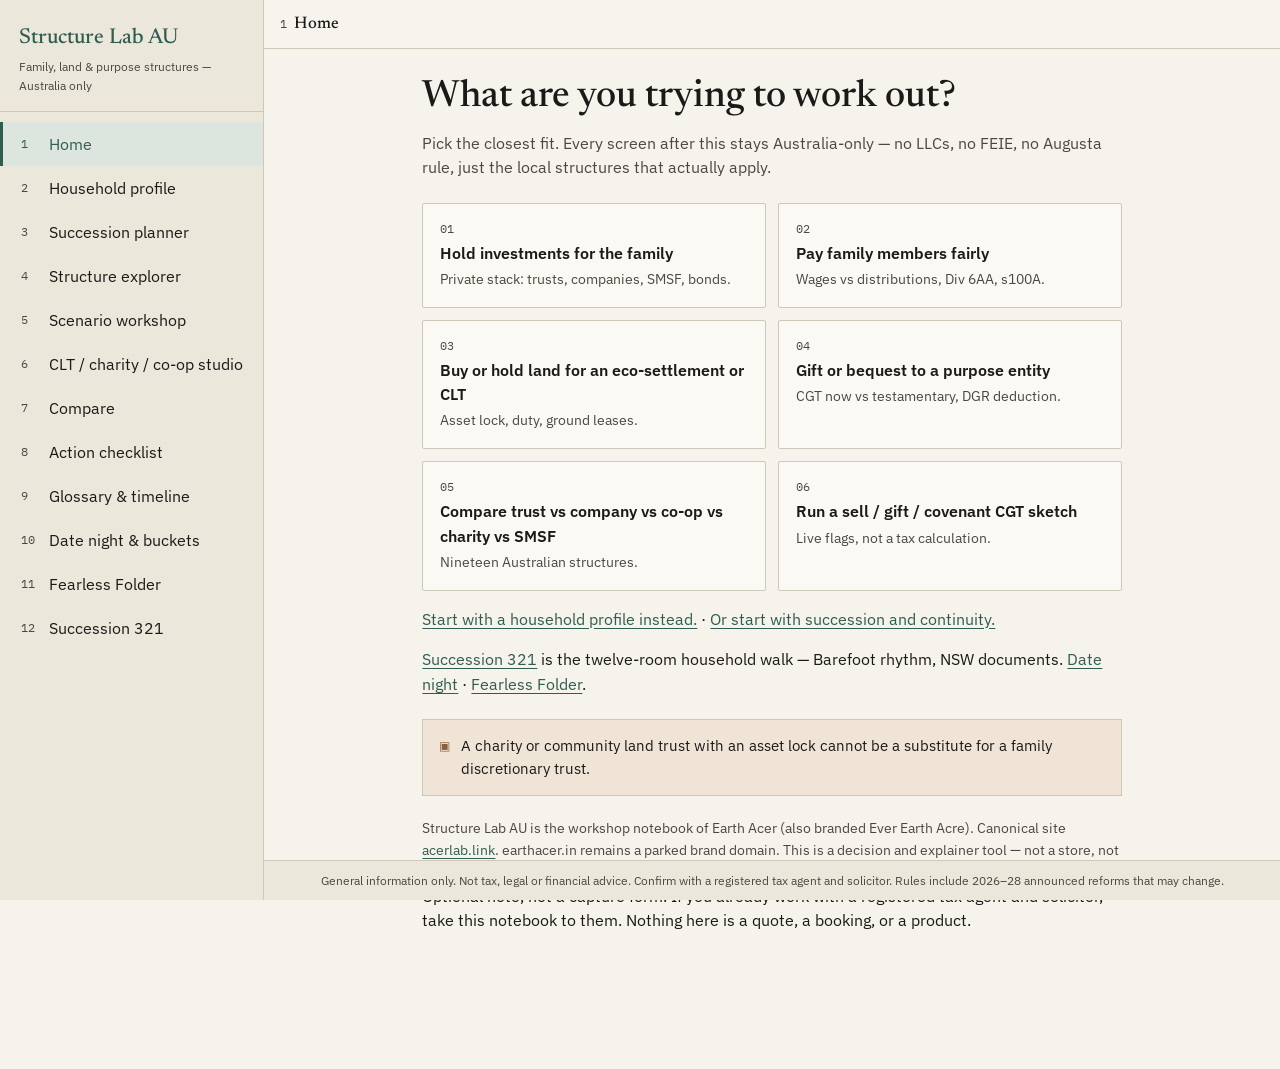
<file: index.html>
<!DOCTYPE html>
<html lang="en-AU">
<head>
  <meta charset="utf-8">
  <meta name="viewport" content="width=device-width, initial-scale=1">
  <title>Home — Structure Lab AU</title>
  <meta name="description" content="Australian family, land and purpose structures — trusts, CLTs, charities, co-ops, CGT and duty flags. General information, not advice.">
  <meta name="theme-color" content="#2F5D4F">
  <link rel="canonical" href="https://acerlab.link/">
  <link rel="icon" href="./favicon.svg" type="image/svg+xml">
  <link rel="manifest" href="./site.webmanifest">
  <meta property="og:title" content="Structure Lab AU">
  <meta property="og:description" content="Family, land & purpose structures — Australia only.">
  <meta property="og:url" content="https://acerlab.link/">
  <meta property="og:image" content="https://acerlab.link/og.jpg">
  <link rel="preconnect" href="https://fonts.googleapis.com">
  <link rel="preconnect" href="https://fonts.gstatic.com" crossorigin>
  <link href="https://fonts.googleapis.com/css2?family=IBM+Plex+Mono:wght@400;500&family=IBM+Plex+Sans:wght@400;500;600&family=Newsreader:opsz,wght@6..72,400;6..72,500;6..72,600&display=swap" rel="stylesheet">
  <link rel="stylesheet" href="./app.css">
</head>
<body data-page="home">
  <div class="shell">
    <aside class="sidebar">
      <a class="brand" href="index.html">
        <strong>Structure Lab AU</strong>
        <span>Family, land &amp; purpose structures — Australia only</span>
      </a>
      <nav class="nav" aria-label="Primary" data-nav></nav>
    </aside>
    <div class="main">
      <header class="top">
        <button class="menu-btn" type="button" data-open-nav aria-label="Open menu">☰</button>
        <div class="crumb"><span data-crumb-n></span><b data-crumb-label></b></div>
      </header>
      <main class="content">
<h1>What are you trying to work out?</h1>
<p class="lede">Pick the closest fit. Every screen after this stays Australia-only — no LLCs, no FEIE, no Augusta rule, just the local structures that actually apply.</p>
<div class="grid two">
  <a class="card" href="explorer.html#DT"><span class="num">01</span><h2>Hold investments for the family</h2><p>Private stack: trusts, companies, SMSF, bonds.</p></a>
  <a class="card" href="workshop.html#pay"><span class="num">02</span><h2>Pay family members fairly</h2><p>Wages vs distributions, Div 6AA, s100A.</p></a>
  <a class="card" href="studio.html"><span class="num">03</span><h2>Buy or hold land for an eco-settlement or CLT</h2><p>Asset lock, duty, ground leases.</p></a>
  <a class="card" href="workshop.html#gift"><span class="num">04</span><h2>Gift or bequest to a purpose entity</h2><p>CGT now vs testamentary, DGR deduction.</p></a>
  <a class="card" href="compare.html"><span class="num">05</span><h2>Compare trust vs company vs co-op vs charity vs SMSF</h2><p>Nineteen Australian structures.</p></a>
  <a class="card" href="workshop.html#cgt"><span class="num">06</span><h2>Run a sell / gift / covenant CGT sketch</h2><p>Live flags, not a tax calculation.</p></a>
</div>
<p><a href="profile.html">Start with a household profile instead.</a> · <a href="succession.html">Or start with succession and continuity.</a></p>
<p><a href="succession-321.html">Succession 321</a> is the twelve-room household walk — Barefoot rhythm, NSW documents. <a href="date-night.html">Date night</a> · <a href="fearless.html">Fearless Folder</a>.</p>
<p class="note"><span class="mark">▣</span><span>A charity or community land trust with an asset lock cannot be a substitute for a family discretionary trust.</span></p>
<p class="muted">Structure Lab AU is the workshop notebook of Earth Acer (also branded Ever Earth Acre). Canonical site <a href="https://acerlab.link/">acerlab.link</a>. earthacer.in remains a parked brand domain. This is a decision and explainer tool — not a store, not a blog, not a booking site, and not a US nature-credits company.</p>
<div class="contact">Optional note, not a capture form. If you already work with a registered tax agent and solicitor, take this notebook to them. Nothing here is a quote, a booking, or a product.</div>
      </main>
      <footer class="footer">General information only. Not tax, legal or financial advice. Confirm with a registered tax agent and solicitor. Rules include 2026–28 announced reforms that may change.</footer>
    </div>
  </div>
  <div id="drawer" class="drawer">
    <div class="scrim" data-close-nav></div>
    <div class="panel">
      <a class="brand" href="index.html"><strong>Structure Lab AU</strong><span>Earth Acer · Ever Earth Acre · Australia only</span></a>
      <nav class="nav" aria-label="Mobile" data-nav></nav>
    </div>
  </div>
  <script src="./app.js"></script>
</body>
</html>
</file>
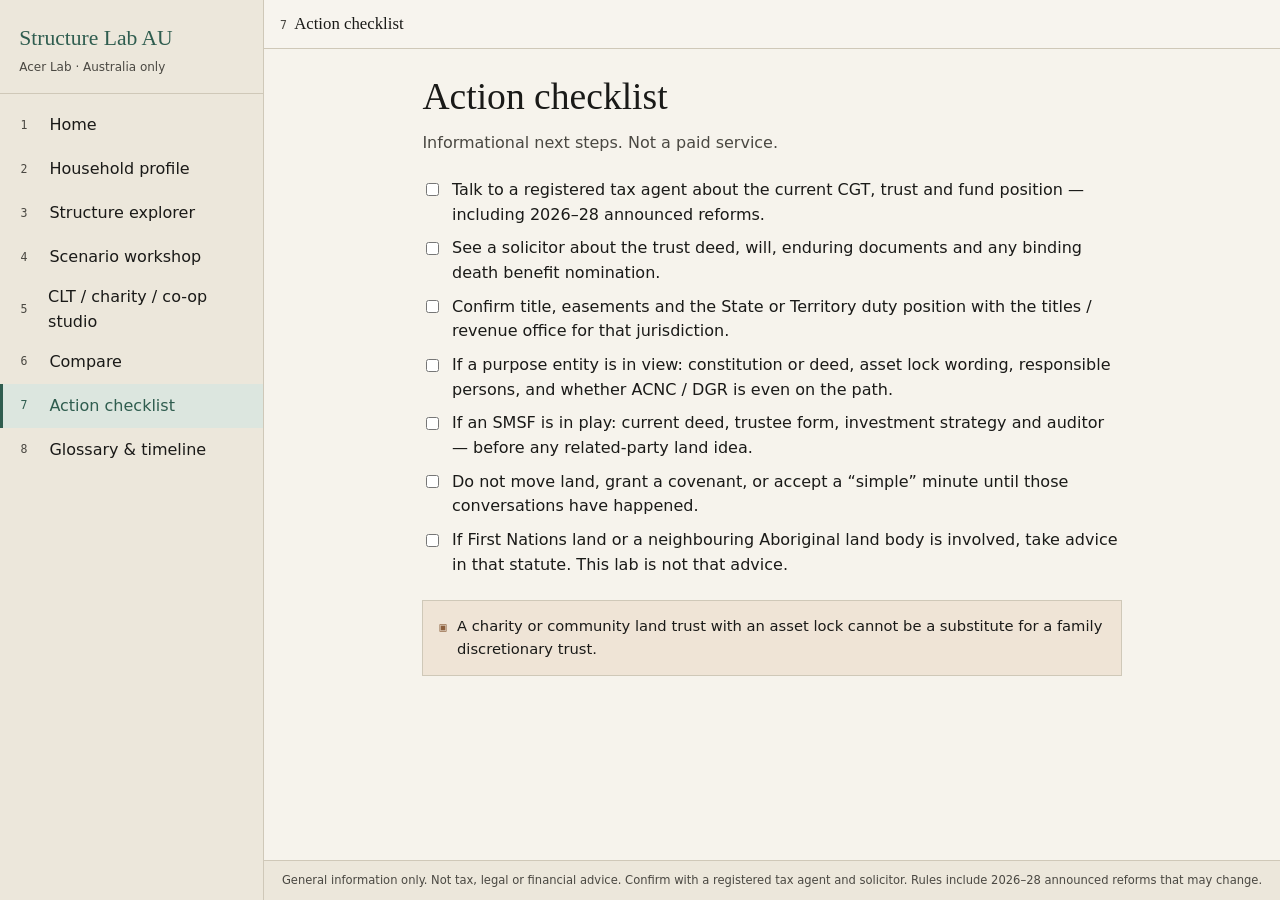
<file: checklist.html>
<!DOCTYPE html><html lang="en-AU"><head><meta charset="utf-8"><meta name="viewport" content="width=device-width, initial-scale=1"><title>Action checklist — Structure Lab AU</title><link rel="stylesheet" href="./app.css"><link rel="icon" href="./favicon.svg" type="image/svg+xml"></head><body><div class="shell"><aside class="sidebar"><a class="brand" href="index.html"><strong>Structure Lab AU</strong><span>Acer Lab · Australia only</span></a><nav class="nav"><a href="index.html"><span class="n">1</span>Home</a><a href="profile.html"><span class="n">2</span>Household profile</a><a href="explorer.html"><span class="n">3</span>Structure explorer</a><a href="workshop.html"><span class="n">4</span>Scenario workshop</a><a href="studio.html"><span class="n">5</span>CLT / charity / co-op studio</a><a href="compare.html"><span class="n">6</span>Compare</a><a class="is-current" href="checklist.html" aria-current="page"><span class="n">7</span>Action checklist</a><a href="glossary.html"><span class="n">8</span>Glossary &amp; timeline</a></nav></aside><div class="main"><header class="top"><button class="menu-btn" type="button" data-open-nav>☰</button><div class="crumb"><span>7</span><b>Action checklist</b></div></header><main class="content"><h1>Action checklist</h1><p class="lede">Informational next steps. Not a paid service.</p><div class="check"><input type="checkbox"> Talk to a registered tax agent about the current CGT, trust and fund position — including 2026–28 announced reforms.</div><div class="check"><input type="checkbox"> See a solicitor about the trust deed, will, enduring documents and any binding death benefit nomination.</div><div class="check"><input type="checkbox"> Confirm title, easements and the State or Territory duty position with the titles / revenue office for that jurisdiction.</div><div class="check"><input type="checkbox"> If a purpose entity is in view: constitution or deed, asset lock wording, responsible persons, and whether ACNC / DGR is even on the path.</div><div class="check"><input type="checkbox"> If an SMSF is in play: current deed, trustee form, investment strategy and auditor — before any related-party land idea.</div><div class="check"><input type="checkbox"> Do not move land, grant a covenant, or accept a “simple” minute until those conversations have happened.</div><div class="check"><input type="checkbox"> If First Nations land or a neighbouring Aboriginal land body is involved, take advice in that statute. This lab is not that advice.</div><p class="note"><span class="mark">▣</span><span>A charity or community land trust with an asset lock cannot be a substitute for a family discretionary trust.</span></p></main><footer class="footer">General information only. Not tax, legal or financial advice. Confirm with a registered tax agent and solicitor. Rules include 2026–28 announced reforms that may change.</footer></div></div><script src="./app.js"></script></body></html>
</file>
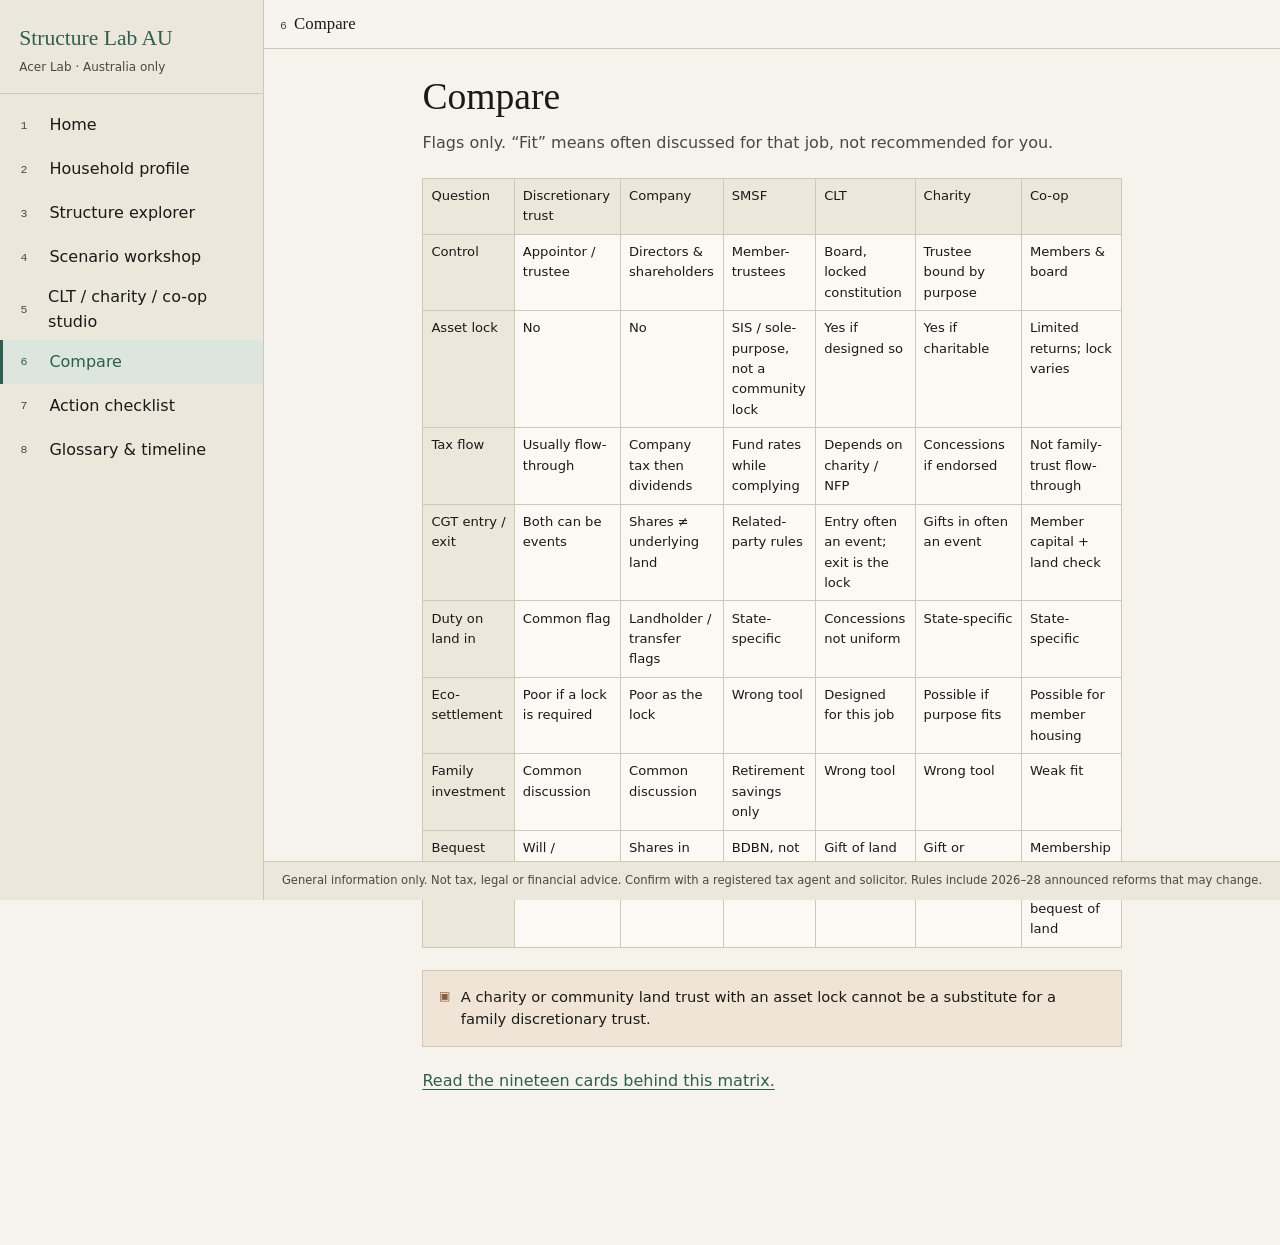
<file: compare.html>
<!DOCTYPE html><html lang="en-AU"><head><meta charset="utf-8"><meta name="viewport" content="width=device-width, initial-scale=1"><title>Compare — Structure Lab AU</title><link rel="stylesheet" href="./app.css"><link rel="icon" href="./favicon.svg" type="image/svg+xml"></head><body><div class="shell"><aside class="sidebar"><a class="brand" href="index.html"><strong>Structure Lab AU</strong><span>Acer Lab · Australia only</span></a><nav class="nav"><a href="index.html"><span class="n">1</span>Home</a><a href="profile.html"><span class="n">2</span>Household profile</a><a href="explorer.html"><span class="n">3</span>Structure explorer</a><a href="workshop.html"><span class="n">4</span>Scenario workshop</a><a href="studio.html"><span class="n">5</span>CLT / charity / co-op studio</a><a class="is-current" href="compare.html" aria-current="page"><span class="n">6</span>Compare</a><a href="checklist.html"><span class="n">7</span>Action checklist</a><a href="glossary.html"><span class="n">8</span>Glossary &amp; timeline</a></nav></aside><div class="main"><header class="top"><button class="menu-btn" type="button" data-open-nav>☰</button><div class="crumb"><span>6</span><b>Compare</b></div></header><main class="content"><h1>Compare</h1><p class="lede">Flags only. “Fit” means often discussed for that job, not recommended for you.</p><div class="scroll"><table><thead><tr><th>Question</th><th>Discretionary trust</th><th>Company</th><th>SMSF</th><th>CLT</th><th>Charity</th><th>Co-op</th></tr></thead><tbody><tr><th>Control</th><td>Appointor / trustee</td><td>Directors &amp; shareholders</td><td>Member-trustees</td><td>Board, locked constitution</td><td>Trustee bound by purpose</td><td>Members &amp; board</td></tr><tr><th>Asset lock</th><td>No</td><td>No</td><td>SIS / sole-purpose, not a community lock</td><td>Yes if designed so</td><td>Yes if charitable</td><td>Limited returns; lock varies</td></tr><tr><th>Tax flow</th><td>Usually flow-through</td><td>Company tax then dividends</td><td>Fund rates while complying</td><td>Depends on charity / NFP</td><td>Concessions if endorsed</td><td>Not family-trust flow-through</td></tr><tr><th>CGT entry / exit</th><td>Both can be events</td><td>Shares ≠ underlying land</td><td>Related-party rules</td><td>Entry often an event; exit is the lock</td><td>Gifts in often an event</td><td>Member capital + land check</td></tr><tr><th>Duty on land in</th><td>Common flag</td><td>Landholder / transfer flags</td><td>State-specific</td><td>Concessions not uniform</td><td>State-specific</td><td>State-specific</td></tr><tr><th>Eco-settlement</th><td>Poor if a lock is required</td><td>Poor as the lock</td><td>Wrong tool</td><td>Designed for this job</td><td>Possible if purpose fits</td><td>Possible for member housing</td></tr><tr><th>Family investment</th><td>Common discussion</td><td>Common discussion</td><td>Retirement savings only</td><td>Wrong tool</td><td>Wrong tool</td><td>Weak fit</td></tr><tr><th>Bequest</th><td>Will / testamentary trust</td><td>Shares in the will</td><td>BDBN, not a will alone</td><td>Gift of land or remainder</td><td>Gift or testamentary gift</td><td>Membership is usually not a bequest of land</td></tr></tbody></table></div><p class="note"><span class="mark">▣</span><span>A charity or community land trust with an asset lock cannot be a substitute for a family discretionary trust.</span></p><p><a href="explorer.html">Read the nineteen cards behind this matrix.</a></p></main><footer class="footer">General information only. Not tax, legal or financial advice. Confirm with a registered tax agent and solicitor. Rules include 2026–28 announced reforms that may change.</footer></div></div><script src="./app.js"></script></body></html>
</file>
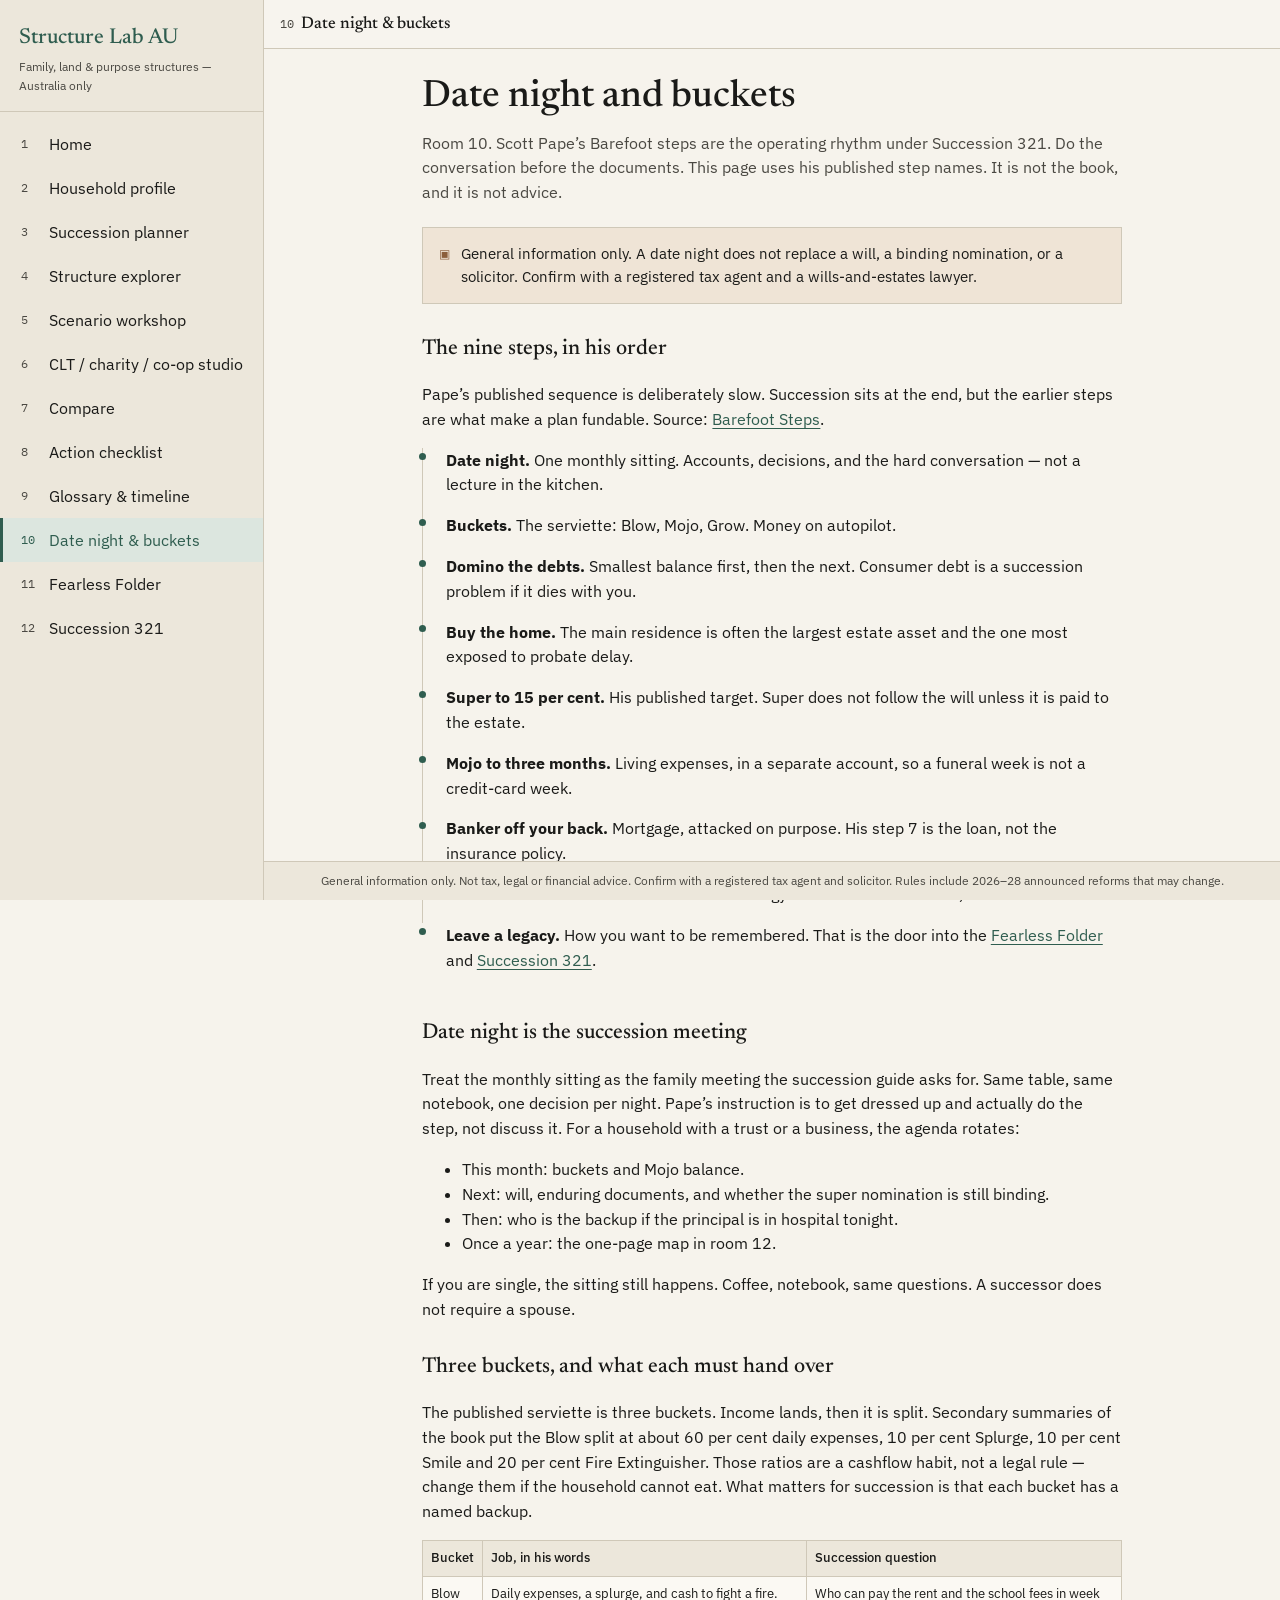
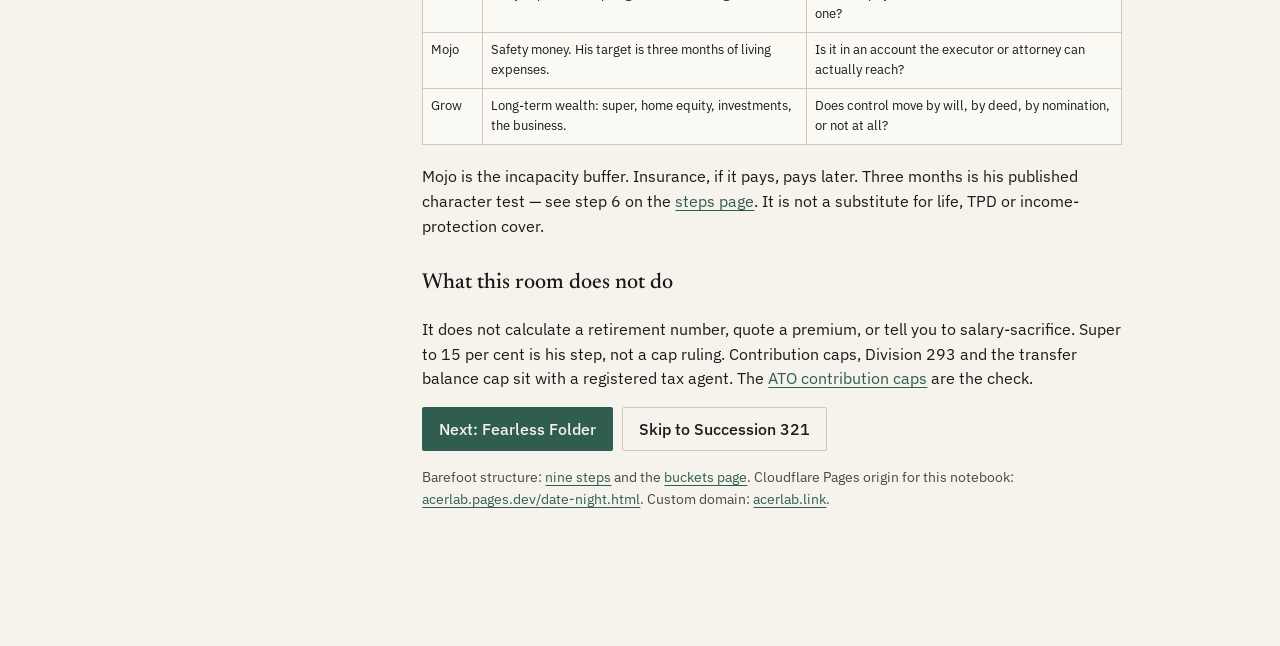
<file: date-night.html>
<!DOCTYPE html>
<html lang="en-AU">
<head>
  <meta charset="utf-8">
  <meta name="viewport" content="width=device-width, initial-scale=1">
  <title>Date night and buckets — Structure Lab AU</title>
  <meta name="description" content="Barefoot Investor date night and Blow, Mojo, Grow buckets as the household rhythm underneath Australian succession planning. General information, not advice.">
  <meta name="theme-color" content="#2F5D4F">
  <link rel="canonical" href="https://acerlab.link/date-night.html">
  <link rel="icon" href="./favicon.svg" type="image/svg+xml">
  <link rel="manifest" href="./site.webmanifest">
  <meta property="og:title" content="Date night and buckets — Structure Lab AU">
  <meta property="og:description" content="The Barefoot rhythm that succession planning sits on. Australia only. Not advice.">
  <meta property="og:url" content="https://acerlab.link/date-night.html">
  <meta property="og:image" content="https://acerlab.link/og.jpg">
  <link rel="preconnect" href="https://fonts.googleapis.com">
  <link rel="preconnect" href="https://fonts.gstatic.com" crossorigin>
  <link href="https://fonts.googleapis.com/css2?family=IBM+Plex+Mono:wght@400;500&family=IBM+Plex+Sans:wght@400;500;600&family=Newsreader:opsz,wght@6..72,400;6..72,500;6..72,600&display=swap" rel="stylesheet">
  <link rel="stylesheet" href="./app.css">
</head>
<body data-page="date-night">
  <div class="shell">
    <aside class="sidebar">
      <a class="brand" href="index.html">
        <strong>Structure Lab AU</strong>
        <span>Family, land &amp; purpose structures — Australia only</span>
      </a>
      <nav class="nav" aria-label="Primary" data-nav></nav>
    </aside>
    <div class="main">
      <header class="top">
        <button class="menu-btn" type="button" data-open-nav aria-label="Open menu">☰</button>
        <div class="crumb"><span data-crumb-n></span><b data-crumb-label></b></div>
      </header>
      <main class="content">
        <h1>Date night and buckets</h1>
        <p class="lede">Room 10. Scott Pape’s Barefoot steps are the operating rhythm under Succession 321. Do the conversation before the documents. This page uses his published step names. It is not the book, and it is not advice.</p>
        <p class="note"><span class="mark">▣</span><span>General information only. A date night does not replace a will, a binding nomination, or a solicitor. Confirm with a registered tax agent and a wills-and-estates lawyer.</span></p>
        <h2>The nine steps, in his order</h2>
        <p>Pape’s published sequence is deliberately slow. Succession sits at the end, but the earlier steps are what make a plan fundable. Source: <a href="https://www.barefootinvestor.com/barefoot-steps">Barefoot Steps</a>.</p>
        <ol class="timeline">
          <li><b>Date night.</b> One monthly sitting. Accounts, decisions, and the hard conversation — not a lecture in the kitchen.</li>
          <li><b>Buckets.</b> The serviette: Blow, Mojo, Grow. Money on autopilot.</li>
          <li><b>Domino the debts.</b> Smallest balance first, then the next. Consumer debt is a succession problem if it dies with you.</li>
          <li><b>Buy the home.</b> The main residence is often the largest estate asset and the one most exposed to probate delay.</li>
          <li><b>Super to 15 per cent.</b> His published target. Super does not follow the will unless it is paid to the estate.</li>
          <li><b>Mojo to three months.</b> Living expenses, in a separate account, so a funeral week is not a credit-card week.</li>
          <li><b>Banker off your back.</b> Mortgage, attacked on purpose. His step 7 is the loan, not the insurance policy.</li>
          <li><b>Retirement number.</b> Donald Bradman strategy in the book — a number, not a vibe.</li>
          <li><b>Leave a legacy.</b> How you want to be remembered. That is the door into the <a href="fearless.html">Fearless Folder</a> and <a href="succession-321.html">Succession 321</a>.</li>
        </ol>
        <h2>Date night is the succession meeting</h2>
        <p>Treat the monthly sitting as the family meeting the succession guide asks for. Same table, same notebook, one decision per night. Pape’s instruction is to get dressed up and actually do the step, not discuss it. For a household with a trust or a business, the agenda rotates:</p>
        <ul>
          <li>This month: buckets and Mojo balance.</li>
          <li>Next: will, enduring documents, and whether the super nomination is still binding.</li>
          <li>Then: who is the backup if the principal is in hospital tonight.</li>
          <li>Once a year: the one-page map in room 12.</li>
        </ul>
        <p>If you are single, the sitting still happens. Coffee, notebook, same questions. A successor does not require a spouse.</p>
        <h2>Three buckets, and what each must hand over</h2>
        <p>The published serviette is three buckets. Income lands, then it is split. Secondary summaries of the book put the Blow split at about 60 per cent daily expenses, 10 per cent Splurge, 10 per cent Smile and 20 per cent Fire Extinguisher. Those ratios are a cashflow habit, not a legal rule — change them if the household cannot eat. What matters for succession is that each bucket has a named backup.</p>
        <div class="scroll">
          <table>
            <thead>
              <tr><th>Bucket</th><th>Job, in his words</th><th>Succession question</th></tr>
            </thead>
            <tbody>
              <tr><td>Blow</td><td>Daily expenses, a splurge, and cash to fight a fire.</td><td>Who can pay the rent and the school fees in week one?</td></tr>
              <tr><td>Mojo</td><td>Safety money. His target is three months of living expenses.</td><td>Is it in an account the executor or attorney can actually reach?</td></tr>
              <tr><td>Grow</td><td>Long-term wealth: super, home equity, investments, the business.</td><td>Does control move by will, by deed, by nomination, or not at all?</td></tr>
            </tbody>
          </table>
        </div>
        <p>Mojo is the incapacity buffer. Insurance, if it pays, pays later. Three months is his published character test — see step 6 on the <a href="https://www.barefootinvestor.com/barefoot-steps">steps page</a>. It is not a substitute for life, TPD or income-protection cover.</p>
        <h2>What this room does not do</h2>
        <p>It does not calculate a retirement number, quote a premium, or tell you to salary-sacrifice. Super to 15 per cent is his step, not a cap ruling. Contribution caps, Division 293 and the transfer balance cap sit with a registered tax agent. The <a href="https://www.ato.gov.au/individuals-and-families/super-for-individuals-and-families/super/growing-and-keeping-track-of-your-super/caps-limits-and-tax-on-super-contributions">ATO contribution caps</a> are the check.</p>
        <div class="actions">
          <a class="btn" href="fearless.html">Next: Fearless Folder</a>
          <a class="btn btn-ghost" href="succession-321.html">Skip to Succession 321</a>
        </div>
        <p class="muted">Barefoot structure: <a href="https://www.barefootinvestor.com/barefoot-steps">nine steps</a> and the <a href="https://www.barefootinvestor.com/barefoot-steps/step-2-set-up-buckets">buckets page</a>. Cloudflare Pages origin for this notebook: <a href="https://acerlab.pages.dev/date-night.html">acerlab.pages.dev/date-night.html</a>. Custom domain: <a href="https://acerlab.link/date-night.html">acerlab.link</a>.</p>
      </main>
      <footer class="footer">General information only. Not tax, legal or financial advice. Confirm with a registered tax agent and solicitor. Rules include 2026–28 announced reforms that may change.</footer>
    </div>
  </div>
  <div id="drawer" class="drawer">
    <div class="scrim" data-close-nav></div>
    <div class="panel">
      <a class="brand" href="index.html"><strong>Structure Lab AU</strong><span>Earth Acer · Ever Earth Acre · Australia only</span></a>
      <nav class="nav" aria-label="Mobile" data-nav></nav>
    </div>
  </div>
  <script src="./app.js"></script>
</body>
</html>
</file>
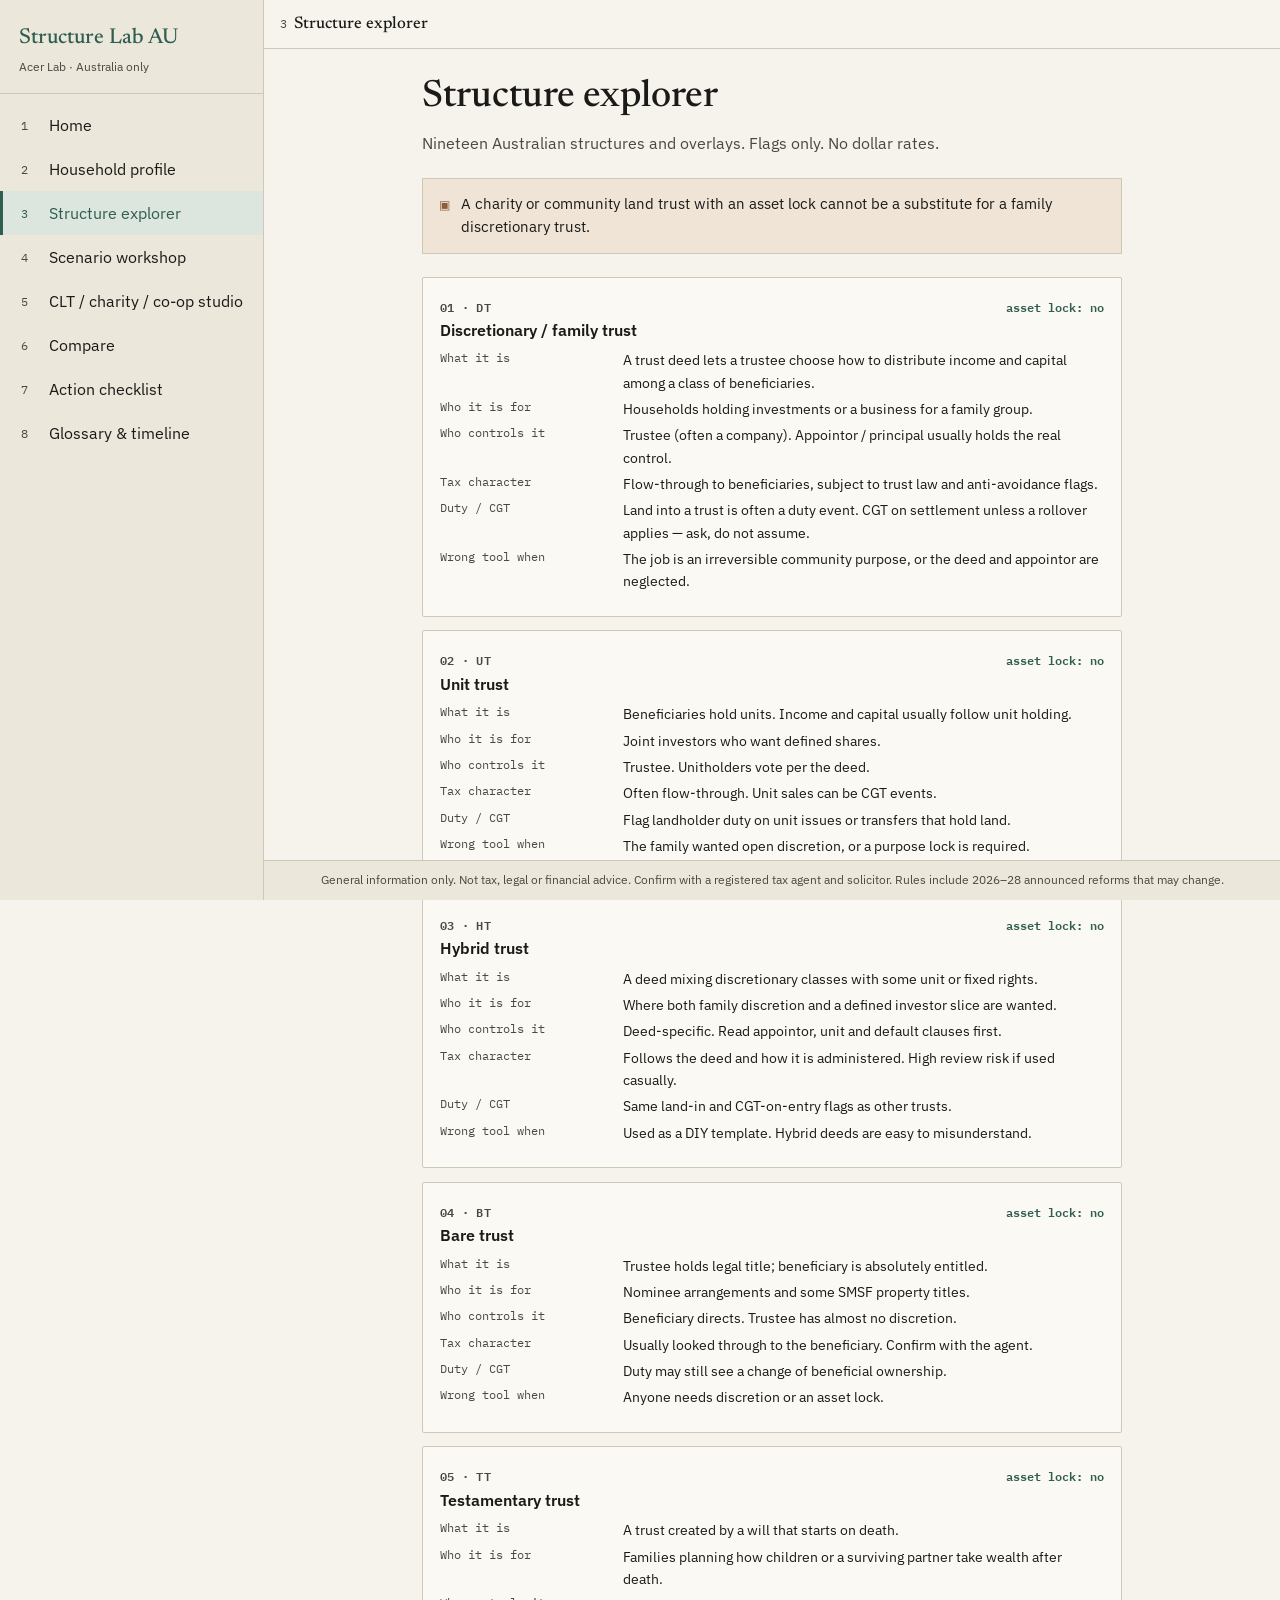
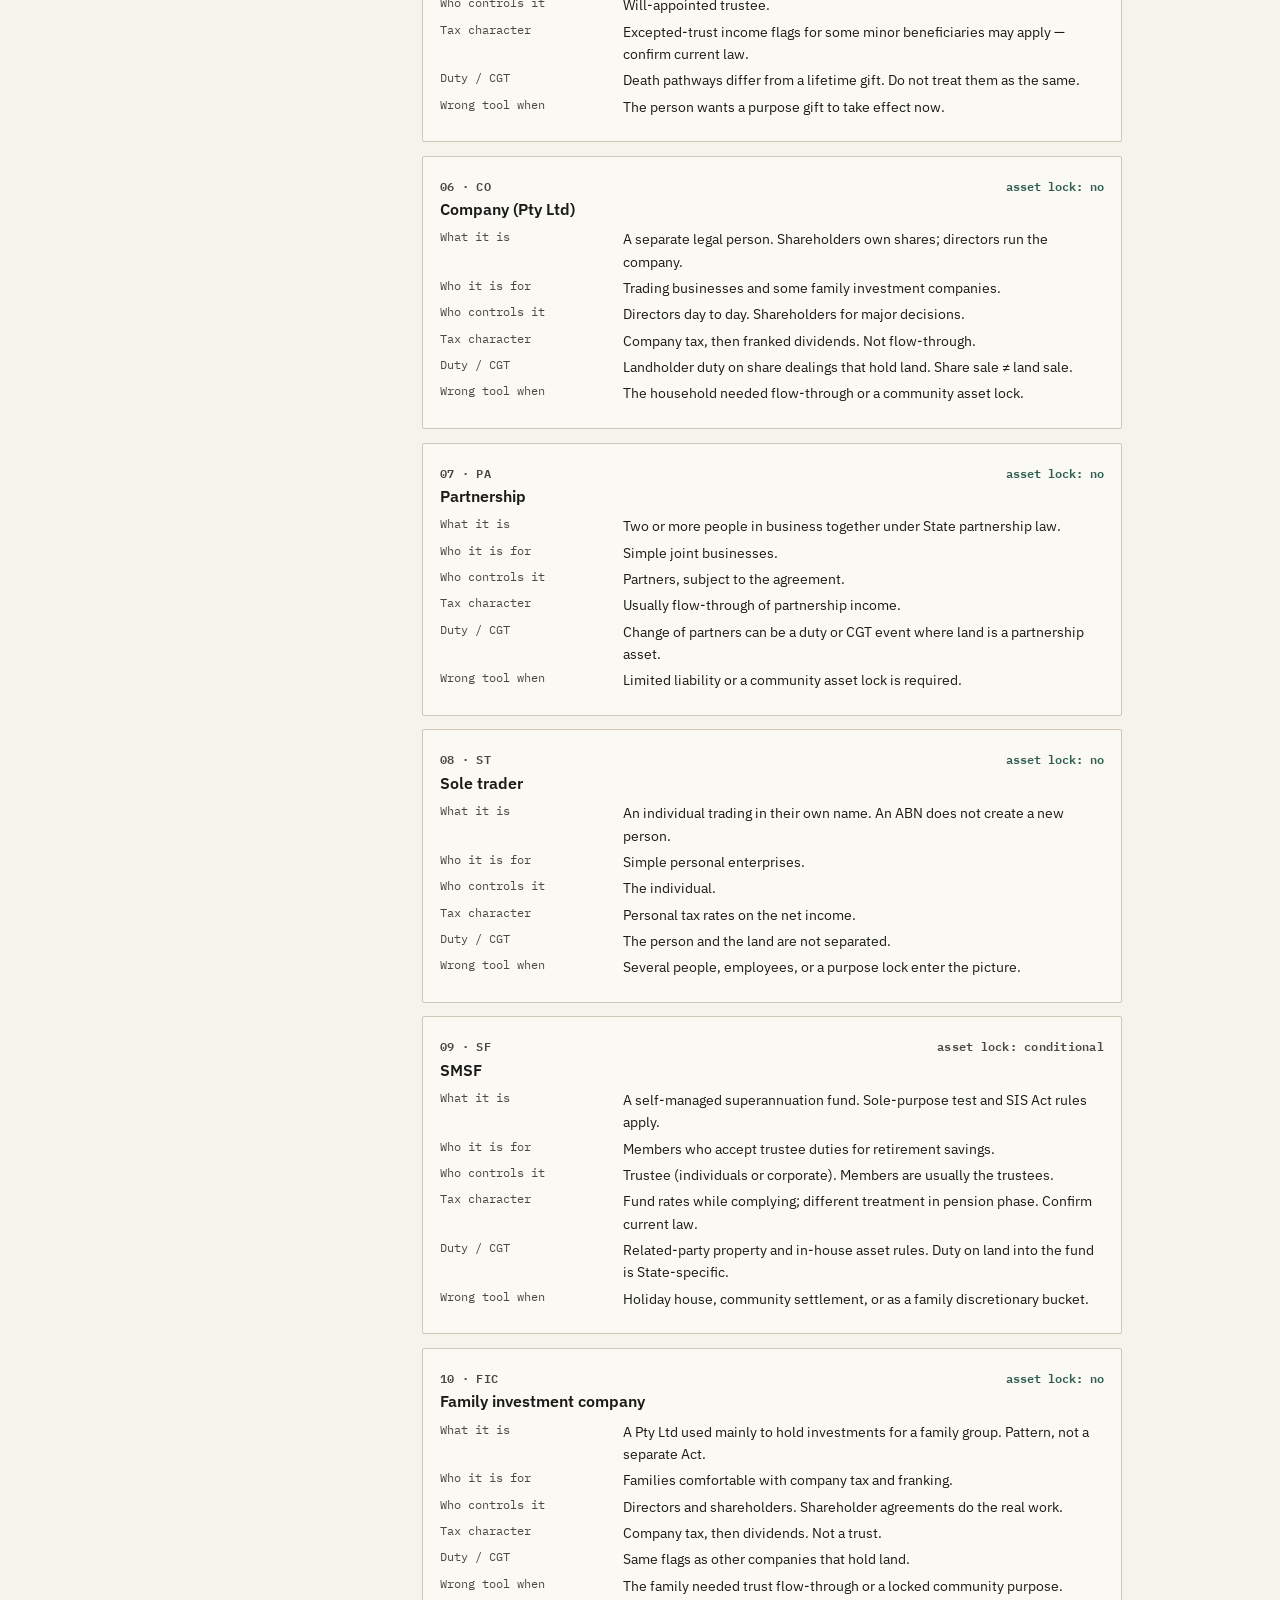
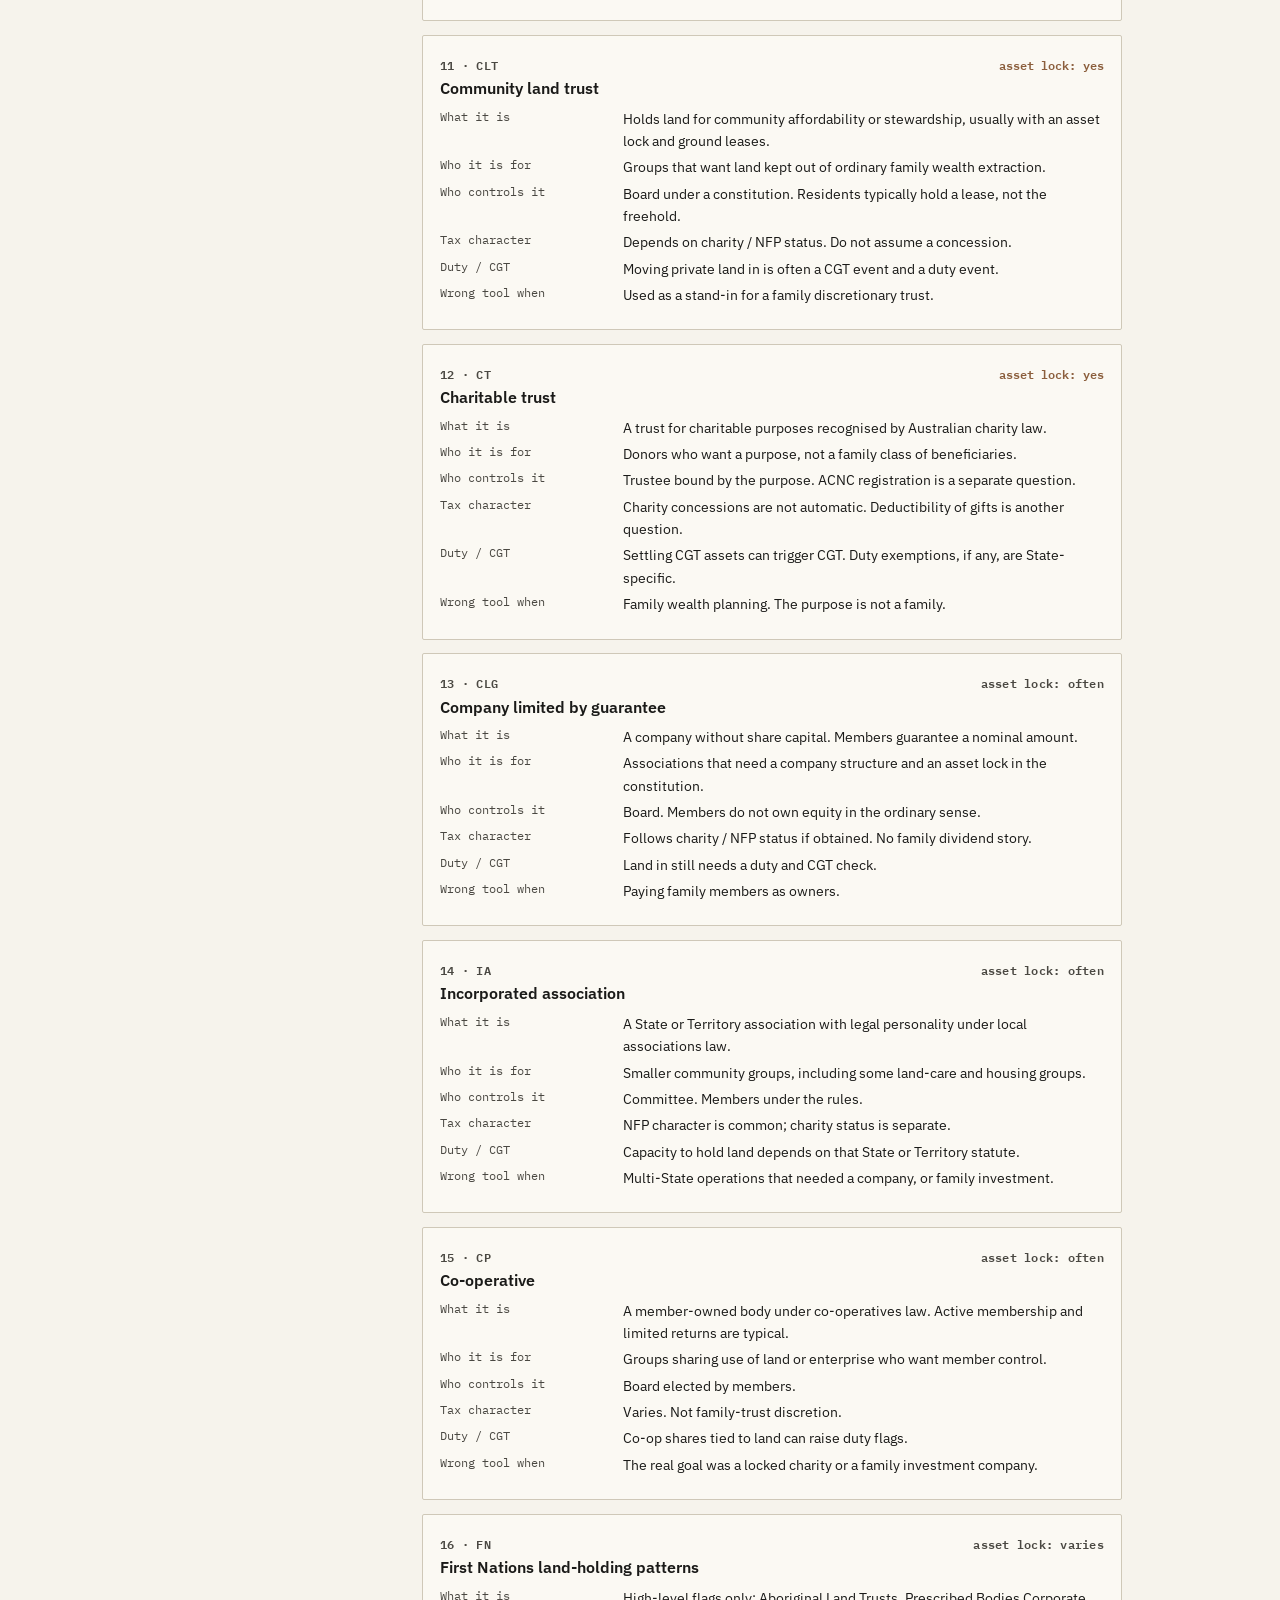
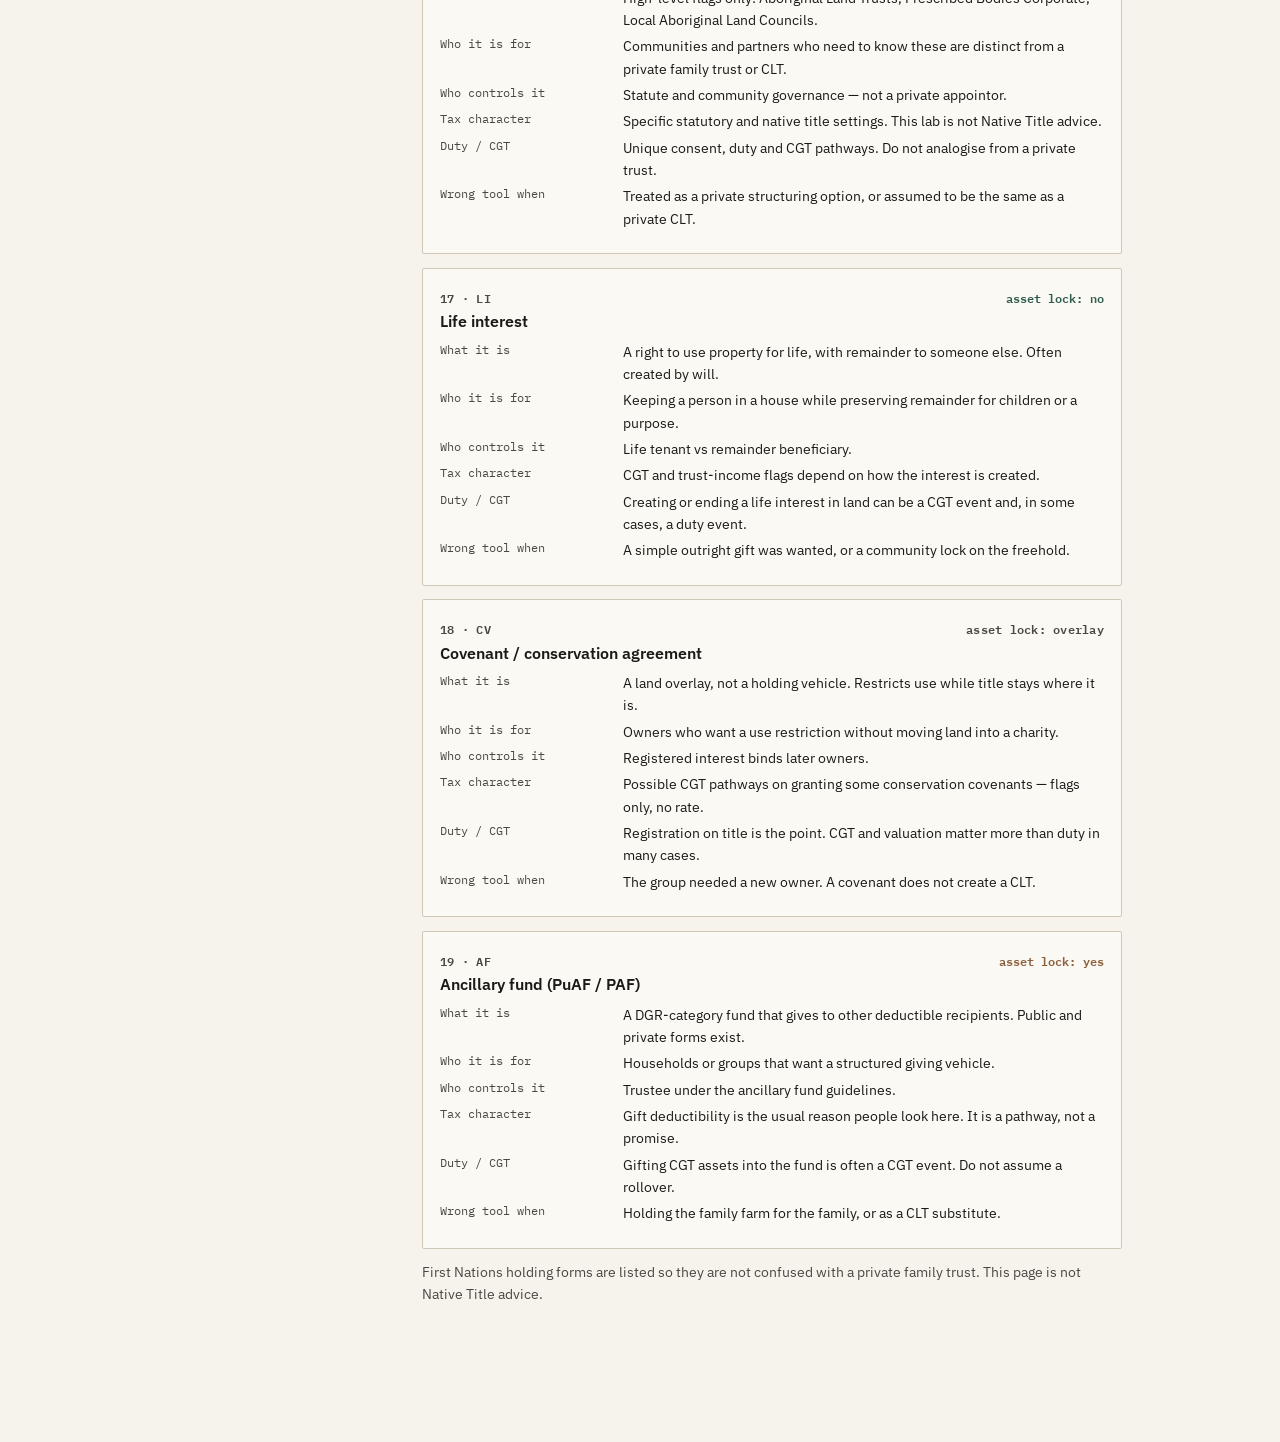
<file: explorer.html>
<!DOCTYPE html><html lang="en-AU"><head><meta charset="utf-8"><meta name="viewport" content="width=device-width, initial-scale=1"><title>Structure explorer — Structure Lab AU</title><meta name="description" content="Australian family, land and purpose structures — trusts, CLTs, charities, co-ops, CGT and duty flags. General information, not advice."><link rel="stylesheet" href="./app.css"><link rel="icon" href="./favicon.svg" type="image/svg+xml"><link href="https://fonts.googleapis.com/css2?family=IBM+Plex+Mono:wght@400;500&family=IBM+Plex+Sans:wght@400;500;600&family=Newsreader:opsz,wght@6..72,500&display=swap" rel="stylesheet"></head><body><div class="shell"><aside class="sidebar"><a class="brand" href="index.html"><strong>Structure Lab AU</strong><span>Acer Lab · Australia only</span></a><nav class="nav"><a href="index.html"><span class="n">1</span>Home</a><a href="profile.html"><span class="n">2</span>Household profile</a><a class="is-current" href="explorer.html" aria-current="page"><span class="n">3</span>Structure explorer</a><a href="workshop.html"><span class="n">4</span>Scenario workshop</a><a href="studio.html"><span class="n">5</span>CLT / charity / co-op studio</a><a href="compare.html"><span class="n">6</span>Compare</a><a href="checklist.html"><span class="n">7</span>Action checklist</a><a href="glossary.html"><span class="n">8</span>Glossary &amp; timeline</a></nav></aside><div class="main"><header class="top"><button class="menu-btn" type="button" data-open-nav>☰</button><div class="crumb"><span>3</span><b>Structure explorer</b></div></header><main class="content"><h1>Structure explorer</h1><p class="lede">Nineteen Australian structures and overlays. Flags only. No dollar rates.</p><p class="note"><span class="mark">▣</span><span>A charity or community land trust with an asset lock cannot be a substitute for a family discretionary trust.</span></p>
<article class="card struct" id="DT"><h3><span><span class="code">01 · DT</span><br>Discretionary / family trust</span><span class="lock-no">asset lock: no</span></h3><dl class="meta"><dt>What it is</dt><dd>A trust deed lets a trustee choose how to distribute income and capital among a class of beneficiaries.</dd><dt>Who it is for</dt><dd>Households holding investments or a business for a family group.</dd><dt>Who controls it</dt><dd>Trustee (often a company). Appointor / principal usually holds the real control.</dd><dt>Tax character</dt><dd>Flow-through to beneficiaries, subject to trust law and anti-avoidance flags.</dd><dt>Duty / CGT</dt><dd>Land into a trust is often a duty event. CGT on settlement unless a rollover applies — ask, do not assume.</dd><dt>Wrong tool when</dt><dd>The job is an irreversible community purpose, or the deed and appointor are neglected.</dd></dl></article>
<article class="card struct" id="UT"><h3><span><span class="code">02 · UT</span><br>Unit trust</span><span class="lock-no">asset lock: no</span></h3><dl class="meta"><dt>What it is</dt><dd>Beneficiaries hold units. Income and capital usually follow unit holding.</dd><dt>Who it is for</dt><dd>Joint investors who want defined shares.</dd><dt>Who controls it</dt><dd>Trustee. Unitholders vote per the deed.</dd><dt>Tax character</dt><dd>Often flow-through. Unit sales can be CGT events.</dd><dt>Duty / CGT</dt><dd>Flag landholder duty on unit issues or transfers that hold land.</dd><dt>Wrong tool when</dt><dd>The family wanted open discretion, or a purpose lock is required.</dd></dl></article>
<article class="card struct" id="HT"><h3><span><span class="code">03 · HT</span><br>Hybrid trust</span><span class="lock-no">asset lock: no</span></h3><dl class="meta"><dt>What it is</dt><dd>A deed mixing discretionary classes with some unit or fixed rights.</dd><dt>Who it is for</dt><dd>Where both family discretion and a defined investor slice are wanted.</dd><dt>Who controls it</dt><dd>Deed-specific. Read appointor, unit and default clauses first.</dd><dt>Tax character</dt><dd>Follows the deed and how it is administered. High review risk if used casually.</dd><dt>Duty / CGT</dt><dd>Same land-in and CGT-on-entry flags as other trusts.</dd><dt>Wrong tool when</dt><dd>Used as a DIY template. Hybrid deeds are easy to misunderstand.</dd></dl></article>
<article class="card struct" id="BT"><h3><span><span class="code">04 · BT</span><br>Bare trust</span><span class="lock-no">asset lock: no</span></h3><dl class="meta"><dt>What it is</dt><dd>Trustee holds legal title; beneficiary is absolutely entitled.</dd><dt>Who it is for</dt><dd>Nominee arrangements and some SMSF property titles.</dd><dt>Who controls it</dt><dd>Beneficiary directs. Trustee has almost no discretion.</dd><dt>Tax character</dt><dd>Usually looked through to the beneficiary. Confirm with the agent.</dd><dt>Duty / CGT</dt><dd>Duty may still see a change of beneficial ownership.</dd><dt>Wrong tool when</dt><dd>Anyone needs discretion or an asset lock.</dd></dl></article>
<article class="card struct" id="TT"><h3><span><span class="code">05 · TT</span><br>Testamentary trust</span><span class="lock-no">asset lock: no</span></h3><dl class="meta"><dt>What it is</dt><dd>A trust created by a will that starts on death.</dd><dt>Who it is for</dt><dd>Families planning how children or a surviving partner take wealth after death.</dd><dt>Who controls it</dt><dd>Will-appointed trustee.</dd><dt>Tax character</dt><dd>Excepted-trust income flags for some minor beneficiaries may apply — confirm current law.</dd><dt>Duty / CGT</dt><dd>Death pathways differ from a lifetime gift. Do not treat them as the same.</dd><dt>Wrong tool when</dt><dd>The person wants a purpose gift to take effect now.</dd></dl></article>
<article class="card struct" id="CO"><h3><span><span class="code">06 · CO</span><br>Company (Pty Ltd)</span><span class="lock-no">asset lock: no</span></h3><dl class="meta"><dt>What it is</dt><dd>A separate legal person. Shareholders own shares; directors run the company.</dd><dt>Who it is for</dt><dd>Trading businesses and some family investment companies.</dd><dt>Who controls it</dt><dd>Directors day to day. Shareholders for major decisions.</dd><dt>Tax character</dt><dd>Company tax, then franked dividends. Not flow-through.</dd><dt>Duty / CGT</dt><dd>Landholder duty on share dealings that hold land. Share sale ≠ land sale.</dd><dt>Wrong tool when</dt><dd>The household needed flow-through or a community asset lock.</dd></dl></article>
<article class="card struct" id="PA"><h3><span><span class="code">07 · PA</span><br>Partnership</span><span class="lock-no">asset lock: no</span></h3><dl class="meta"><dt>What it is</dt><dd>Two or more people in business together under State partnership law.</dd><dt>Who it is for</dt><dd>Simple joint businesses.</dd><dt>Who controls it</dt><dd>Partners, subject to the agreement.</dd><dt>Tax character</dt><dd>Usually flow-through of partnership income.</dd><dt>Duty / CGT</dt><dd>Change of partners can be a duty or CGT event where land is a partnership asset.</dd><dt>Wrong tool when</dt><dd>Limited liability or a community asset lock is required.</dd></dl></article>
<article class="card struct" id="ST"><h3><span><span class="code">08 · ST</span><br>Sole trader</span><span class="lock-no">asset lock: no</span></h3><dl class="meta"><dt>What it is</dt><dd>An individual trading in their own name. An ABN does not create a new person.</dd><dt>Who it is for</dt><dd>Simple personal enterprises.</dd><dt>Who controls it</dt><dd>The individual.</dd><dt>Tax character</dt><dd>Personal tax rates on the net income.</dd><dt>Duty / CGT</dt><dd>The person and the land are not separated.</dd><dt>Wrong tool when</dt><dd>Several people, employees, or a purpose lock enter the picture.</dd></dl></article>
<article class="card struct" id="SF"><h3><span><span class="code">09 · SF</span><br>SMSF</span><span class="code">asset lock: conditional</span></h3><dl class="meta"><dt>What it is</dt><dd>A self-managed superannuation fund. Sole-purpose test and SIS Act rules apply.</dd><dt>Who it is for</dt><dd>Members who accept trustee duties for retirement savings.</dd><dt>Who controls it</dt><dd>Trustee (individuals or corporate). Members are usually the trustees.</dd><dt>Tax character</dt><dd>Fund rates while complying; different treatment in pension phase. Confirm current law.</dd><dt>Duty / CGT</dt><dd>Related-party property and in-house asset rules. Duty on land into the fund is State-specific.</dd><dt>Wrong tool when</dt><dd>Holiday house, community settlement, or as a family discretionary bucket.</dd></dl></article>
<article class="card struct" id="FIC"><h3><span><span class="code">10 · FIC</span><br>Family investment company</span><span class="lock-no">asset lock: no</span></h3><dl class="meta"><dt>What it is</dt><dd>A Pty Ltd used mainly to hold investments for a family group. Pattern, not a separate Act.</dd><dt>Who it is for</dt><dd>Families comfortable with company tax and franking.</dd><dt>Who controls it</dt><dd>Directors and shareholders. Shareholder agreements do the real work.</dd><dt>Tax character</dt><dd>Company tax, then dividends. Not a trust.</dd><dt>Duty / CGT</dt><dd>Same flags as other companies that hold land.</dd><dt>Wrong tool when</dt><dd>The family needed trust flow-through or a locked community purpose.</dd></dl></article>
<article class="card struct" id="CLT"><h3><span><span class="code">11 · CLT</span><br>Community land trust</span><span class="lock-yes">asset lock: yes</span></h3><dl class="meta"><dt>What it is</dt><dd>Holds land for community affordability or stewardship, usually with an asset lock and ground leases.</dd><dt>Who it is for</dt><dd>Groups that want land kept out of ordinary family wealth extraction.</dd><dt>Who controls it</dt><dd>Board under a constitution. Residents typically hold a lease, not the freehold.</dd><dt>Tax character</dt><dd>Depends on charity / NFP status. Do not assume a concession.</dd><dt>Duty / CGT</dt><dd>Moving private land in is often a CGT event and a duty event.</dd><dt>Wrong tool when</dt><dd>Used as a stand-in for a family discretionary trust.</dd></dl></article>
<article class="card struct" id="CT"><h3><span><span class="code">12 · CT</span><br>Charitable trust</span><span class="lock-yes">asset lock: yes</span></h3><dl class="meta"><dt>What it is</dt><dd>A trust for charitable purposes recognised by Australian charity law.</dd><dt>Who it is for</dt><dd>Donors who want a purpose, not a family class of beneficiaries.</dd><dt>Who controls it</dt><dd>Trustee bound by the purpose. ACNC registration is a separate question.</dd><dt>Tax character</dt><dd>Charity concessions are not automatic. Deductibility of gifts is another question.</dd><dt>Duty / CGT</dt><dd>Settling CGT assets can trigger CGT. Duty exemptions, if any, are State-specific.</dd><dt>Wrong tool when</dt><dd>Family wealth planning. The purpose is not a family.</dd></dl></article>
<article class="card struct" id="CLG"><h3><span><span class="code">13 · CLG</span><br>Company limited by guarantee</span><span class="code">asset lock: often</span></h3><dl class="meta"><dt>What it is</dt><dd>A company without share capital. Members guarantee a nominal amount.</dd><dt>Who it is for</dt><dd>Associations that need a company structure and an asset lock in the constitution.</dd><dt>Who controls it</dt><dd>Board. Members do not own equity in the ordinary sense.</dd><dt>Tax character</dt><dd>Follows charity / NFP status if obtained. No family dividend story.</dd><dt>Duty / CGT</dt><dd>Land in still needs a duty and CGT check.</dd><dt>Wrong tool when</dt><dd>Paying family members as owners.</dd></dl></article>
<article class="card struct" id="IA"><h3><span><span class="code">14 · IA</span><br>Incorporated association</span><span class="code">asset lock: often</span></h3><dl class="meta"><dt>What it is</dt><dd>A State or Territory association with legal personality under local associations law.</dd><dt>Who it is for</dt><dd>Smaller community groups, including some land-care and housing groups.</dd><dt>Who controls it</dt><dd>Committee. Members under the rules.</dd><dt>Tax character</dt><dd>NFP character is common; charity status is separate.</dd><dt>Duty / CGT</dt><dd>Capacity to hold land depends on that State or Territory statute.</dd><dt>Wrong tool when</dt><dd>Multi-State operations that needed a company, or family investment.</dd></dl></article>
<article class="card struct" id="CP"><h3><span><span class="code">15 · CP</span><br>Co-operative</span><span class="code">asset lock: often</span></h3><dl class="meta"><dt>What it is</dt><dd>A member-owned body under co-operatives law. Active membership and limited returns are typical.</dd><dt>Who it is for</dt><dd>Groups sharing use of land or enterprise who want member control.</dd><dt>Who controls it</dt><dd>Board elected by members.</dd><dt>Tax character</dt><dd>Varies. Not family-trust discretion.</dd><dt>Duty / CGT</dt><dd>Co-op shares tied to land can raise duty flags.</dd><dt>Wrong tool when</dt><dd>The real goal was a locked charity or a family investment company.</dd></dl></article>
<article class="card struct" id="FN"><h3><span><span class="code">16 · FN</span><br>First Nations land-holding patterns</span><span class="code">asset lock: varies</span></h3><dl class="meta"><dt>What it is</dt><dd>High-level flags only: Aboriginal Land Trusts, Prescribed Bodies Corporate, Local Aboriginal Land Councils.</dd><dt>Who it is for</dt><dd>Communities and partners who need to know these are distinct from a private family trust or CLT.</dd><dt>Who controls it</dt><dd>Statute and community governance — not a private appointor.</dd><dt>Tax character</dt><dd>Specific statutory and native title settings. This lab is not Native Title advice.</dd><dt>Duty / CGT</dt><dd>Unique consent, duty and CGT pathways. Do not analogise from a private trust.</dd><dt>Wrong tool when</dt><dd>Treated as a private structuring option, or assumed to be the same as a private CLT.</dd></dl></article>
<article class="card struct" id="LI"><h3><span><span class="code">17 · LI</span><br>Life interest</span><span class="lock-no">asset lock: no</span></h3><dl class="meta"><dt>What it is</dt><dd>A right to use property for life, with remainder to someone else. Often created by will.</dd><dt>Who it is for</dt><dd>Keeping a person in a house while preserving remainder for children or a purpose.</dd><dt>Who controls it</dt><dd>Life tenant vs remainder beneficiary.</dd><dt>Tax character</dt><dd>CGT and trust-income flags depend on how the interest is created.</dd><dt>Duty / CGT</dt><dd>Creating or ending a life interest in land can be a CGT event and, in some cases, a duty event.</dd><dt>Wrong tool when</dt><dd>A simple outright gift was wanted, or a community lock on the freehold.</dd></dl></article>
<article class="card struct" id="CV"><h3><span><span class="code">18 · CV</span><br>Covenant / conservation agreement</span><span class="code">asset lock: overlay</span></h3><dl class="meta"><dt>What it is</dt><dd>A land overlay, not a holding vehicle. Restricts use while title stays where it is.</dd><dt>Who it is for</dt><dd>Owners who want a use restriction without moving land into a charity.</dd><dt>Who controls it</dt><dd>Registered interest binds later owners.</dd><dt>Tax character</dt><dd>Possible CGT pathways on granting some conservation covenants — flags only, no rate.</dd><dt>Duty / CGT</dt><dd>Registration on title is the point. CGT and valuation matter more than duty in many cases.</dd><dt>Wrong tool when</dt><dd>The group needed a new owner. A covenant does not create a CLT.</dd></dl></article>
<article class="card struct" id="AF"><h3><span><span class="code">19 · AF</span><br>Ancillary fund (PuAF / PAF)</span><span class="lock-yes">asset lock: yes</span></h3><dl class="meta"><dt>What it is</dt><dd>A DGR-category fund that gives to other deductible recipients. Public and private forms exist.</dd><dt>Who it is for</dt><dd>Households or groups that want a structured giving vehicle.</dd><dt>Who controls it</dt><dd>Trustee under the ancillary fund guidelines.</dd><dt>Tax character</dt><dd>Gift deductibility is the usual reason people look here. It is a pathway, not a promise.</dd><dt>Duty / CGT</dt><dd>Gifting CGT assets into the fund is often a CGT event. Do not assume a rollover.</dd><dt>Wrong tool when</dt><dd>Holding the family farm for the family, or as a CLT substitute.</dd></dl></article>
<p class="muted">First Nations holding forms are listed so they are not confused with a private family trust. This page is not Native Title advice.</p></main><footer class="footer">General information only. Not tax, legal or financial advice. Confirm with a registered tax agent and solicitor. Rules include 2026–28 announced reforms that may change.</footer></div></div><script src="./app.js"></script></body></html>
</file>
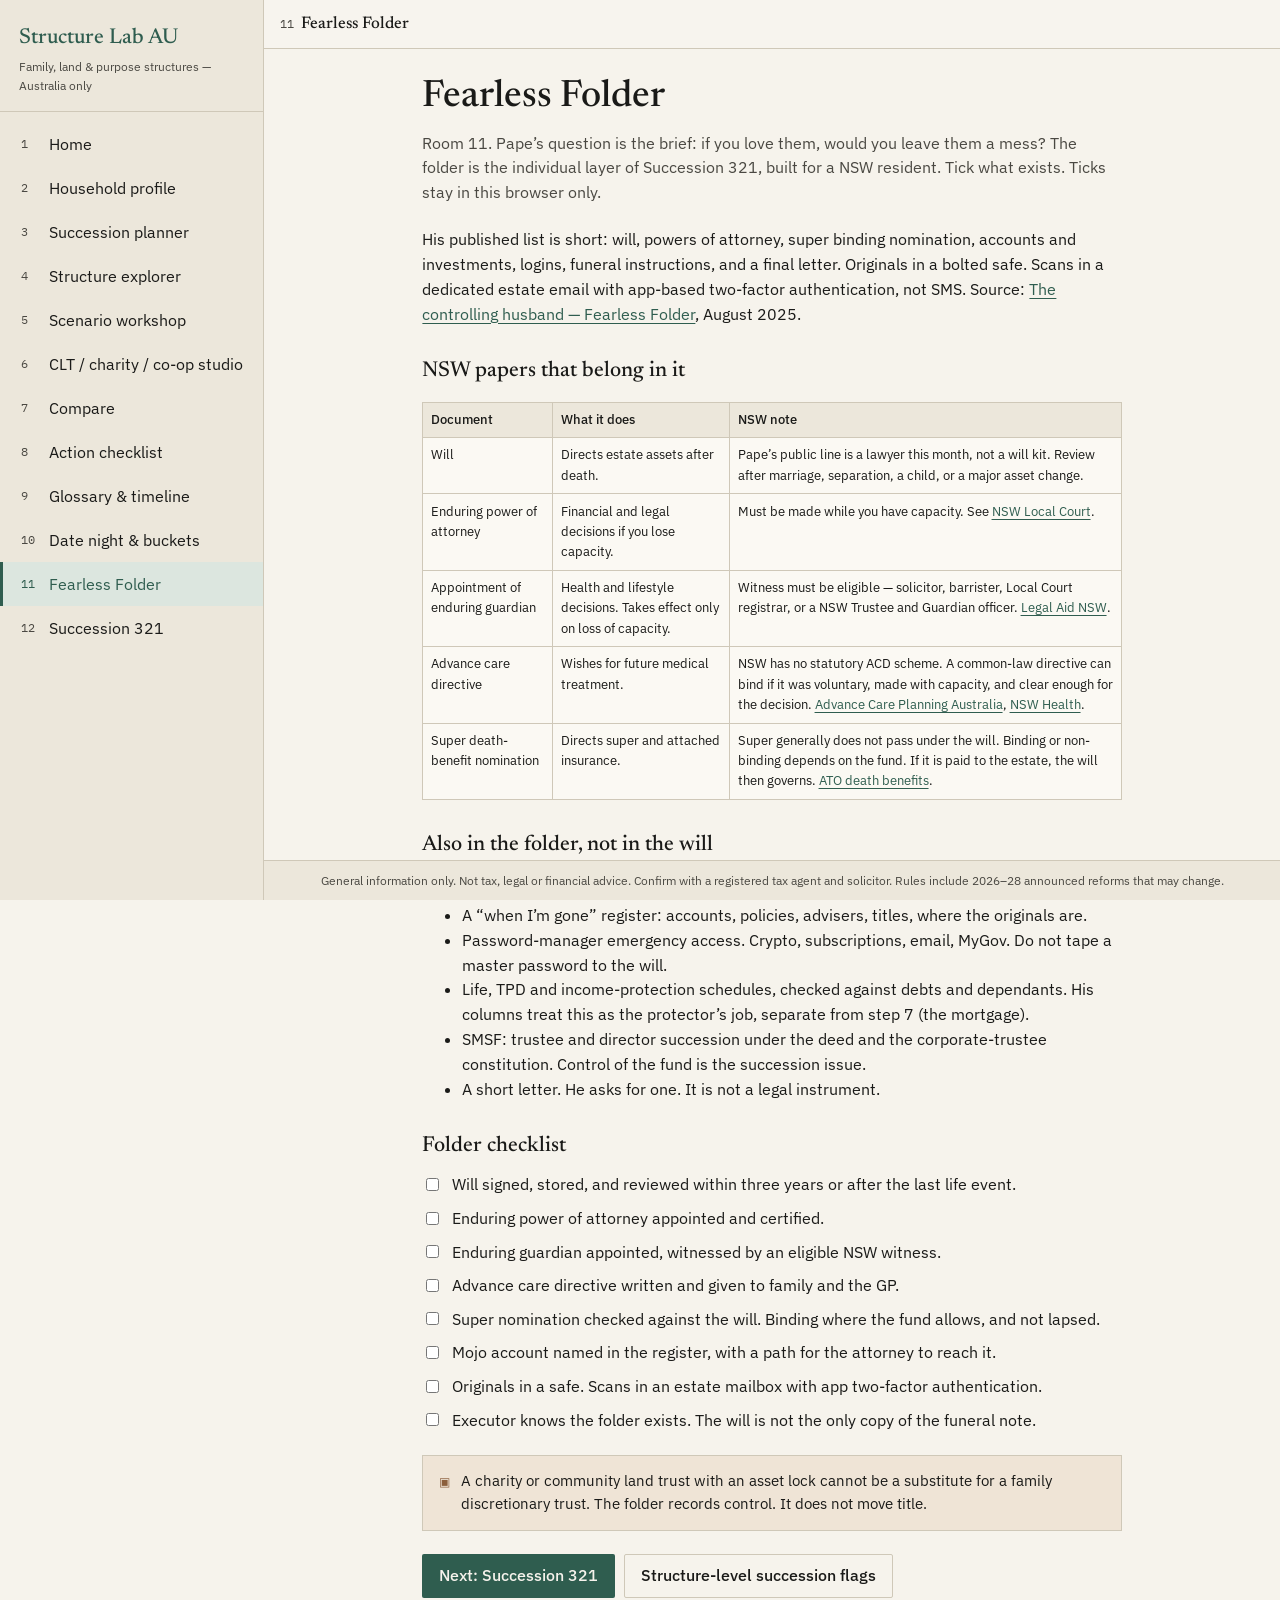
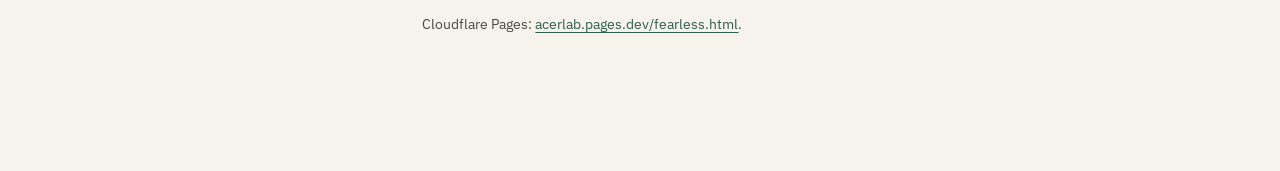
<file: fearless.html>
<!DOCTYPE html>
<html lang="en-AU">
<head>
  <meta charset="utf-8">
  <meta name="viewport" content="width=device-width, initial-scale=1">
  <title>Fearless Folder — Structure Lab AU</title>
  <meta name="description" content="NSW adaptation of the Barefoot Investor Fearless Folder: will, enduring power of attorney, enduring guardian, advance care directive, super nomination, and the register someone will need.">
  <meta name="theme-color" content="#2F5D4F">
  <link rel="canonical" href="https://acerlab.link/fearless.html">
  <link rel="icon" href="./favicon.svg" type="image/svg+xml">
  <link rel="manifest" href="./site.webmanifest">
  <meta property="og:title" content="Fearless Folder — Structure Lab AU">
  <meta property="og:description" content="The folder your family needs if you die or lose capacity. NSW documents. Not advice.">
  <meta property="og:url" content="https://acerlab.link/fearless.html">
  <meta property="og:image" content="https://acerlab.link/og.jpg">
  <link rel="preconnect" href="https://fonts.googleapis.com">
  <link rel="preconnect" href="https://fonts.gstatic.com" crossorigin>
  <link href="https://fonts.googleapis.com/css2?family=IBM+Plex+Mono:wght@400;500&family=IBM+Plex+Sans:wght@400;500;600&family=Newsreader:opsz,wght@6..72,400;6..72,500;6..72,600&display=swap" rel="stylesheet">
  <link rel="stylesheet" href="./app.css">
</head>
<body data-page="fearless">
  <div class="shell">
    <aside class="sidebar">
      <a class="brand" href="index.html">
        <strong>Structure Lab AU</strong>
        <span>Family, land & purpose structures — Australia only</span>
      </a>
      <nav class="nav" aria-label="Primary" data-nav></nav>
    </aside>
    <div class="main">
      <header class="top">
        <button class="menu-btn" type="button" data-open-nav aria-label="Open menu">☰</button>
        <div class="crumb"><span data-crumb-n></span><b data-crumb-label></b></div>
      </header>
      <main class="content">
        <h1>Fearless Folder</h1>
        <p class="lede">Room 11. Pape’s question is the brief: if you love them, would you leave them a mess? The folder is the individual layer of Succession 321, built for a NSW resident. Tick what exists. Ticks stay in this browser only.</p>
        <p>His published list is short: will, powers of attorney, super binding nomination, accounts and investments, logins, funeral instructions, and a final letter. Originals in a bolted safe. Scans in a dedicated estate email with app-based two-factor authentication, not SMS. Source: <a href="https://www.barefootinvestor.com/articles/im01ik1s2cg3e29mhwukabi3w7p5v4">The controlling husband — Fearless Folder</a>, August 2025.</p>

        <h2>NSW papers that belong in it</h2>
        <div class="scroll">
          <table>
            <thead>
              <tr><th>Document</th><th>What it does</th><th>NSW note</th></tr>
            </thead>
            <tbody>
              <tr>
                <td>Will</td>
                <td>Directs estate assets after death.</td>
                <td>Pape’s public line is a lawyer this month, not a will kit. Review after marriage, separation, a child, or a major asset change.</td>
              </tr>
              <tr>
                <td>Enduring power of attorney</td>
                <td>Financial and legal decisions if you lose capacity.</td>
                <td>Must be made while you have capacity. See <a href="https://localcourt.nsw.gov.au/about-us/jurisdictions0/power-of-attorney-and-enduring-guardianship.html">NSW Local Court</a>.</td>
              </tr>
              <tr>
                <td>Appointment of enduring guardian</td>
                <td>Health and lifestyle decisions. Takes effect only on loss of capacity.</td>
                <td>Witness must be eligible — solicitor, barrister, Local Court registrar, or a NSW Trustee and Guardian officer. <a href="https://www.legalaid.nsw.gov.au/ways-to-get-help/publications-and-resources/speaking-for-myself/speaking-for-myself-enduring-guardianship">Legal Aid NSW</a>.</td>
              </tr>
              <tr>
                <td>Advance care directive</td>
                <td>Wishes for future medical treatment.</td>
                <td>NSW has no statutory ACD scheme. A common-law directive can bind if it was voluntary, made with capacity, and clear enough for the decision. <a href="https://www.advancecareplanning.org.au/law-and-ethics/state-and-territory-laws/advance-care-planning-laws-in-nsw">Advance Care Planning Australia</a>, <a href="https://www.health.nsw.gov.au/patients/acp/Pages/default.aspx">NSW Health</a>.</td>
              </tr>
              <tr>
                <td>Super death-benefit nomination</td>
                <td>Directs super and attached insurance.</td>
                <td>Super generally does not pass under the will. Binding or non-binding depends on the fund. If it is paid to the estate, the will then governs. <a href="https://www.ato.gov.au/individuals-and-families/super-for-individuals-and-families/super/withdrawing-and-using-your-super/superannuation-death-benefits">ATO death benefits</a>.</td>
              </tr>
            </tbody>
          </table>
        </div>

        <h2>Also in the folder, not in the will</h2>
        <ul>
          <li>Funeral wishes and organ donation. The will is often read too late.</li>
          <li>A “when I’m gone” register: accounts, policies, advisers, titles, where the originals are.</li>
          <li>Password-manager emergency access. Crypto, subscriptions, email, MyGov. Do not tape a master password to the will.</li>
          <li>Life, TPD and income-protection schedules, checked against debts and dependants. His columns treat this as the protector’s job, separate from step 7 (the mortgage).</li>
          <li>SMSF: trustee and director succession under the deed and the corporate-trustee constitution. Control of the fund is the succession issue.</li>
          <li>A short letter. He asks for one. It is not a legal instrument.</li>
        </ul>

        <h2>Folder checklist</h2>
        <div class="check" data-check><input type="checkbox" id="ff1"><label for="ff1">Will signed, stored, and reviewed within three years or after the last life event.</label></div>
        <div class="check" data-check><input type="checkbox" id="ff2"><label for="ff2">Enduring power of attorney appointed and certified.</label></div>
        <div class="check" data-check><input type="checkbox" id="ff3"><label for="ff3">Enduring guardian appointed, witnessed by an eligible NSW witness.</label></div>
        <div class="check" data-check><input type="checkbox" id="ff4"><label for="ff4">Advance care directive written and given to family and the GP.</label></div>
        <div class="check" data-check><input type="checkbox" id="ff5"><label for="ff5">Super nomination checked against the will. Binding where the fund allows, and not lapsed.</label></div>
        <div class="check" data-check><input type="checkbox" id="ff6"><label for="ff6">Mojo account named in the register, with a path for the attorney to reach it.</label></div>
        <div class="check" data-check><input type="checkbox" id="ff7"><label for="ff7">Originals in a safe. Scans in an estate mailbox with app two-factor authentication.</label></div>
        <div class="check" data-check><input type="checkbox" id="ff8"><label for="ff8">Executor knows the folder exists. The will is not the only copy of the funeral note.</label></div>

        <p class="note"><span class="mark">▣</span><span>A charity or community land trust with an asset lock cannot be a substitute for a family discretionary trust. The folder records control. It does not move title.</span></p>
        <div class="actions">
          <a class="btn" href="succession-321.html">Next: Succession 321</a>
          <a class="btn btn-ghost" href="succession.html">Structure-level succession flags</a>
        </div>
        <p class="muted">Cloudflare Pages: <a href="https://acerlab.pages.dev/fearless.html">acerlab.pages.dev/fearless.html</a>.</p>
      </main>
      <footer class="footer">General information only. Not tax, legal or financial advice. Confirm with a registered tax agent and solicitor. Rules include 2026–28 announced reforms that may change.</footer>
    </div>
  </div>
  <div id="drawer" class="drawer">
    <div class="scrim" data-close-nav></div>
    <div class="panel">
      <a class="brand" href="index.html"><strong>Structure Lab AU</strong><span>Earth Acer · Ever Earth Acre · Australia only</span></a>
      <nav class="nav" aria-label="Mobile" data-nav></nav>
    </div>
  </div>
  <script src="./app.js"></script>
</body>
</html>
</file>
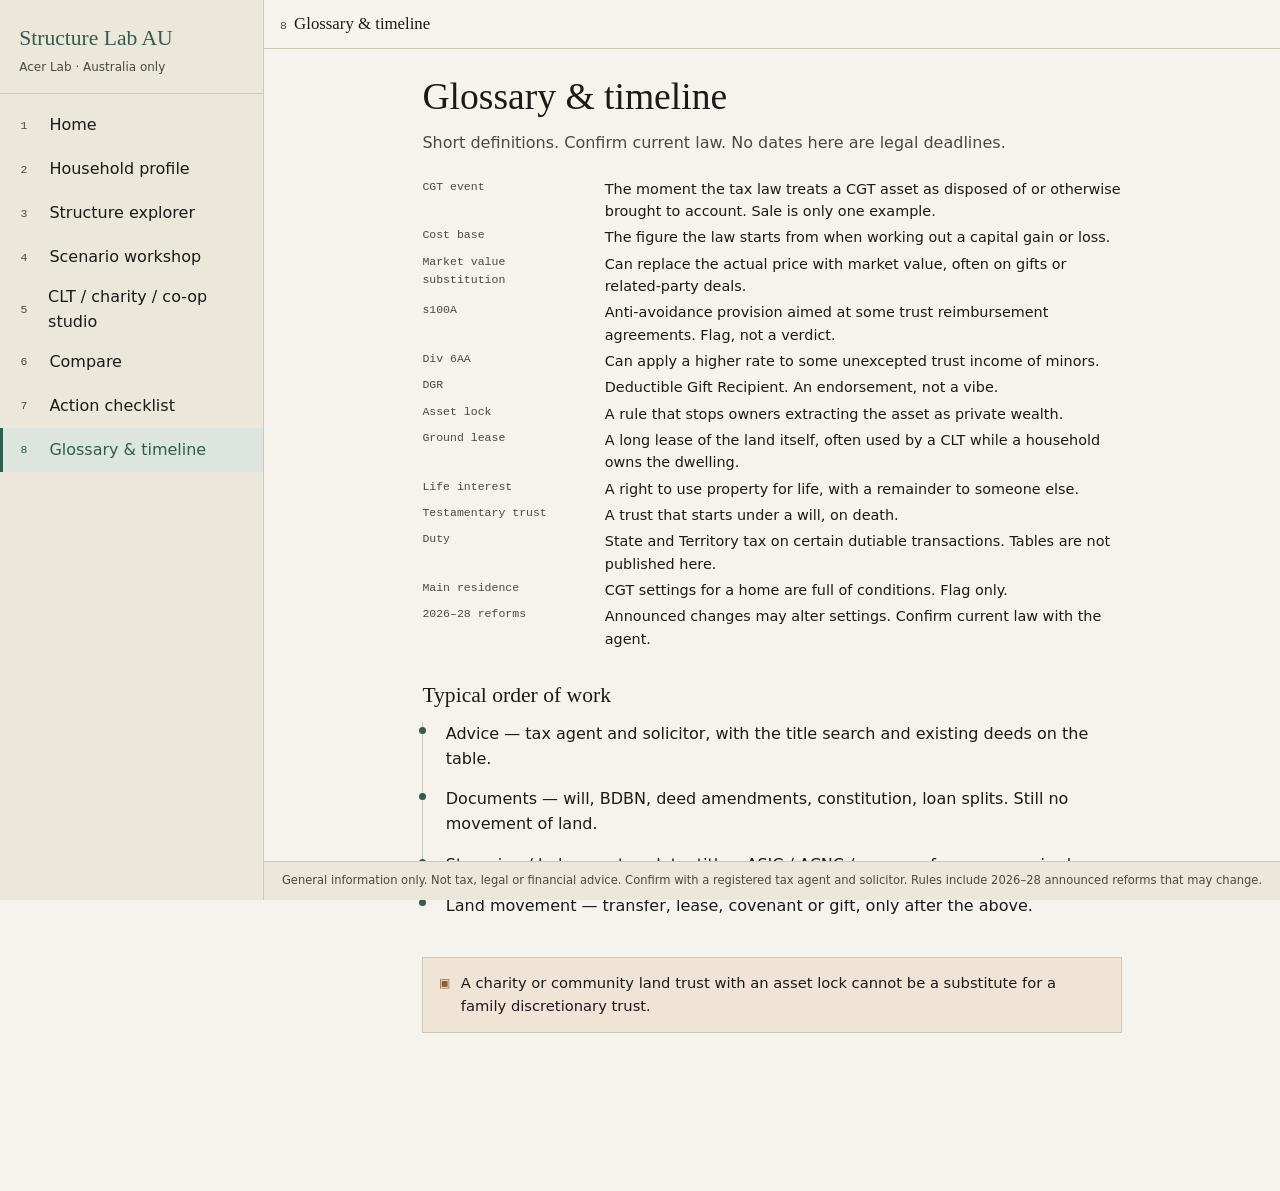
<file: glossary.html>
<!DOCTYPE html><html lang="en-AU"><head><meta charset="utf-8"><meta name="viewport" content="width=device-width, initial-scale=1"><title>Glossary &amp; timeline — Structure Lab AU</title><link rel="stylesheet" href="./app.css"><link rel="icon" href="./favicon.svg" type="image/svg+xml"></head><body><div class="shell"><aside class="sidebar"><a class="brand" href="index.html"><strong>Structure Lab AU</strong><span>Acer Lab · Australia only</span></a><nav class="nav"><a href="index.html"><span class="n">1</span>Home</a><a href="profile.html"><span class="n">2</span>Household profile</a><a href="explorer.html"><span class="n">3</span>Structure explorer</a><a href="workshop.html"><span class="n">4</span>Scenario workshop</a><a href="studio.html"><span class="n">5</span>CLT / charity / co-op studio</a><a href="compare.html"><span class="n">6</span>Compare</a><a href="checklist.html"><span class="n">7</span>Action checklist</a><a class="is-current" href="glossary.html" aria-current="page"><span class="n">8</span>Glossary &amp; timeline</a></nav></aside><div class="main"><header class="top"><button class="menu-btn" type="button" data-open-nav>☰</button><div class="crumb"><span>8</span><b>Glossary &amp; timeline</b></div></header><main class="content"><h1>Glossary &amp; timeline</h1><p class="lede">Short definitions. Confirm current law. No dates here are legal deadlines.</p><dl class="meta"><dt>CGT event</dt><dd>The moment the tax law treats a CGT asset as disposed of or otherwise brought to account. Sale is only one example.</dd><dt>Cost base</dt><dd>The figure the law starts from when working out a capital gain or loss.</dd><dt>Market value substitution</dt><dd>Can replace the actual price with market value, often on gifts or related-party deals.</dd><dt>s100A</dt><dd>Anti-avoidance provision aimed at some trust reimbursement agreements. Flag, not a verdict.</dd><dt>Div 6AA</dt><dd>Can apply a higher rate to some unexcepted trust income of minors.</dd><dt>DGR</dt><dd>Deductible Gift Recipient. An endorsement, not a vibe.</dd><dt>Asset lock</dt><dd>A rule that stops owners extracting the asset as private wealth.</dd><dt>Ground lease</dt><dd>A long lease of the land itself, often used by a CLT while a household owns the dwelling.</dd><dt>Life interest</dt><dd>A right to use property for life, with a remainder to someone else.</dd><dt>Testamentary trust</dt><dd>A trust that starts under a will, on death.</dd><dt>Duty</dt><dd>State and Territory tax on certain dutiable transactions. Tables are not published here.</dd><dt>Main residence</dt><dd>CGT settings for a home are full of conditions. Flag only.</dd><dt>2026–28 reforms</dt><dd>Announced changes may alter settings. Confirm current law with the agent.</dd></dl><h2>Typical order of work</h2><ol class="timeline"><li>Advice — tax agent and solicitor, with the title search and existing deeds on the table.</li><li>Documents — will, BDBN, deed amendments, constitution, loan splits. Still no movement of land.</li><li>Stamping / lodgement — duty, titles, ASIC / ACNC / revenue forms as required.</li><li>Land movement — transfer, lease, covenant or gift, only after the above.</li></ol><p class="note"><span class="mark">▣</span><span>A charity or community land trust with an asset lock cannot be a substitute for a family discretionary trust.</span></p></main><footer class="footer">General information only. Not tax, legal or financial advice. Confirm with a registered tax agent and solicitor. Rules include 2026–28 announced reforms that may change.</footer></div></div><script src="./app.js"></script></body></html>
</file>
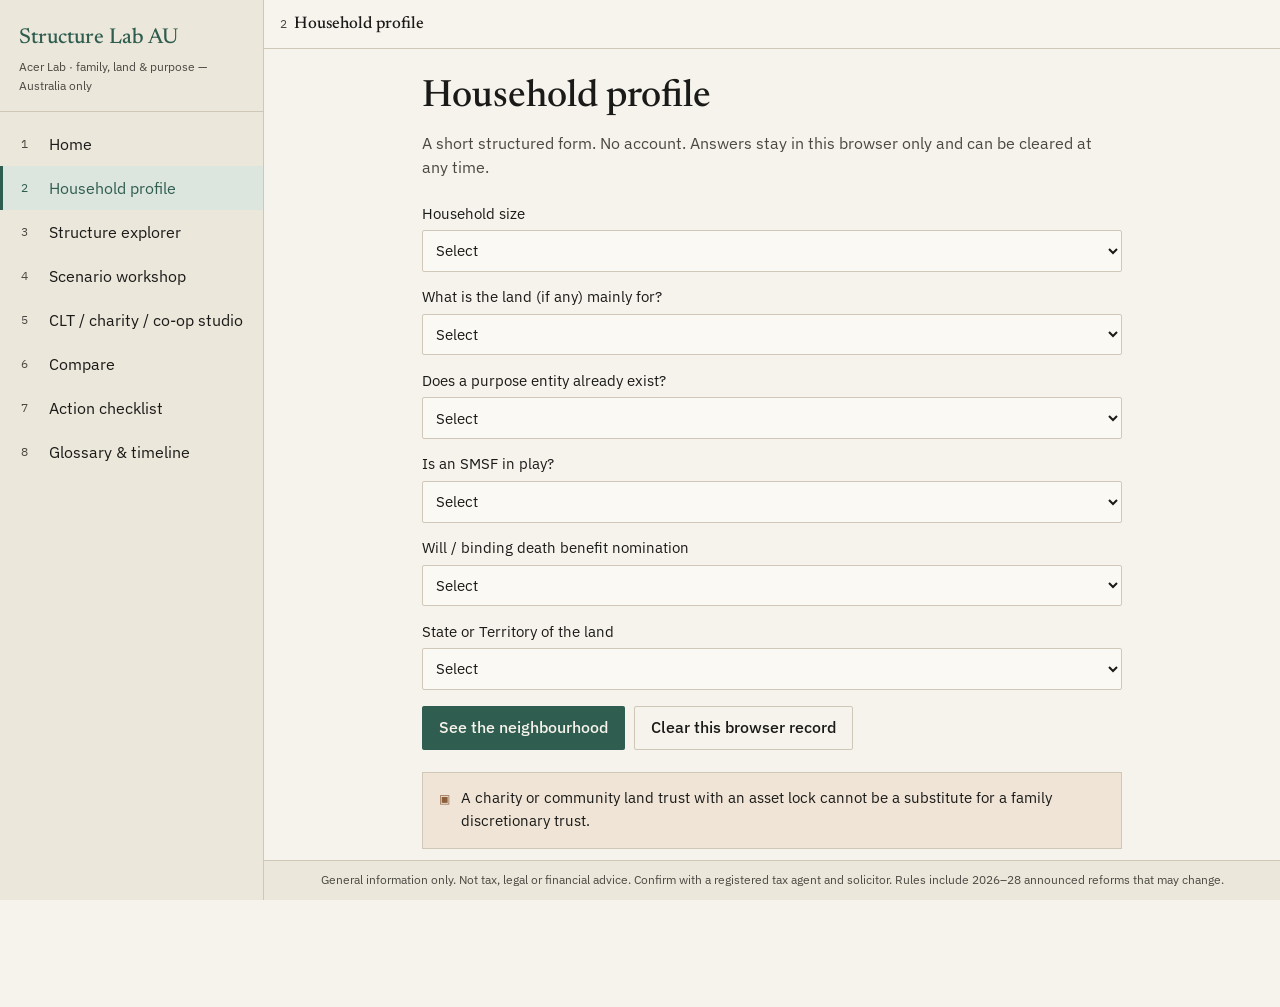
<file: profile.html>
<!DOCTYPE html>
<html lang="en-AU">
<head>
  <meta charset="utf-8">
  <meta name="viewport" content="width=device-width, initial-scale=1">
  <title>Household profile — Structure Lab AU</title>
  <meta name="description" content="Australian family, land and purpose structures — trusts, CLTs, charities, co-ops, CGT and duty flags. General information, not advice.">
  <meta name="theme-color" content="#2F5D4F">
  <link rel="canonical" href="https://acerlab.link/profile.html">
  <link rel="icon" href="./favicon.svg" type="image/svg+xml">
  <link rel="stylesheet" href="./app.css">
  <link href="https://fonts.googleapis.com/css2?family=IBM+Plex+Mono:wght@400;500&family=IBM+Plex+Sans:wght@400;500;600&family=Newsreader:opsz,wght@6..72,400;6..72,500;6..72,600&display=swap" rel="stylesheet">
</head>
<body>
  <div class="shell">
    <aside class="sidebar">
      <a class="brand" href="index.html"><strong>Structure Lab AU</strong><span>Acer Lab · family, land &amp; purpose — Australia only</span></a>
      <nav class="nav" aria-label="Primary">
          <a href="index.html"><span class="n">1</span>Home</a>
          <a class="is-current" href="profile.html" aria-current="page"><span class="n">2</span>Household profile</a>
          <a href="explorer.html"><span class="n">3</span>Structure explorer</a>
          <a href="workshop.html"><span class="n">4</span>Scenario workshop</a>
          <a href="studio.html"><span class="n">5</span>CLT / charity / co-op studio</a>
          <a href="compare.html"><span class="n">6</span>Compare</a>
          <a href="checklist.html"><span class="n">7</span>Action checklist</a>
          <a href="glossary.html"><span class="n">8</span>Glossary &amp; timeline</a>
      </nav>
    </aside>
    <div class="main">
      <header class="top">
        <button class="menu-btn" type="button" data-open-nav aria-label="Open menu">☰</button>
        <div class="crumb"><span>2</span><b>Household profile</b></div>
      </header>
      <main class="content">
<h1>Household profile</h1>
<p class="lede">A short structured form. No account. Answers stay in this browser only and can be cleared at any time.</p>
<form id="household-form">
  <label class="field"><span>Household size</span>
    <select name="size" required><option value="">Select</option><option value="1">One adult</option><option value="2">Two adults</option><option value="3-4">Three or four people</option><option value="5plus">Five or more</option></select>
  </label>
  <label class="field"><span>What is the land (if any) mainly for?</span>
    <select name="land" required><option value="">Select</option><option value="home">Owner-occupier home</option><option value="invest">Investment / rental</option><option value="eco">Intended eco-settlement or community land</option><option value="none">No land in view yet</option></select>
  </label>
  <label class="field"><span>Does a purpose entity already exist?</span>
    <select name="purpose" required><option value="">Select</option><option value="yes">Yes — charity, CLT, co-op or similar</option><option value="no">No</option><option value="unsure">Unsure</option></select>
  </label>
  <label class="field"><span>Is an SMSF in play?</span>
    <select name="smsf" required><option value="">Select</option><option value="yes">Yes</option><option value="no">No</option><option value="planning">Considering one</option></select>
  </label>
  <label class="field"><span>Will / binding death benefit nomination</span>
    <select name="will" required><option value="">Select</option><option value="yes">A current will and/or BDBN exists</option><option value="partial">Some documents, not complete</option><option value="no">Neither in place</option></select>
  </label>
  <label class="field"><span>State or Territory of the land</span>
    <select name="state" required><option value="">Select</option><option value="ACT">ACT</option><option value="NSW">NSW</option><option value="QLD">QLD</option><option value="VIC">VIC</option><option value="SA">SA</option><option value="WA">WA</option><option value="TAS">TAS</option><option value="NT">NT</option><option value="none">No land / not sure</option></select>
  </label>
  <div class="actions">
    <button class="btn" type="submit">See the neighbourhood</button>
    <button class="btn btn-ghost" type="button" id="clear-profile">Clear this browser record</button>
  </div>
</form>
<div id="profile-out" class="summary" hidden>
  <h2>You are in this neighbourhood of structures</h2>
  <ul data-summary></ul>
  <div class="actions">
    <a class="btn" href="explorer.html">Open the explorer</a>
    <a class="btn btn-ghost" href="studio.html">Open the studio</a>
  </div>
</div>
<p class="note"><span class="mark">▣</span><span>A charity or community land trust with an asset lock cannot be a substitute for a family discretionary trust.</span></p>
      </main>
      <footer class="footer">General information only. Not tax, legal or financial advice. Confirm with a registered tax agent and solicitor. Rules include 2026–28 announced reforms that may change.</footer>
    </div>
  </div>
  <div id="drawer" class="drawer">
    <div class="scrim" data-close-nav></div>
    <div class="panel">
      <a class="brand" href="index.html"><strong>Structure Lab AU</strong><span>Acer Lab · Australia only</span></a>
      <nav class="nav" aria-label="Mobile">
            <a href="index.html"><span class="n">1</span>Home</a>
            <a class="is-current" href="profile.html" aria-current="page"><span class="n">2</span>Household profile</a>
            <a href="explorer.html"><span class="n">3</span>Structure explorer</a>
            <a href="workshop.html"><span class="n">4</span>Scenario workshop</a>
            <a href="studio.html"><span class="n">5</span>CLT / charity / co-op studio</a>
            <a href="compare.html"><span class="n">6</span>Compare</a>
            <a href="checklist.html"><span class="n">7</span>Action checklist</a>
            <a href="glossary.html"><span class="n">8</span>Glossary &amp; timeline</a>
      </nav>
    </div>
  </div>
  <script src="./app.js"></script>
</body>
</html>
</file>
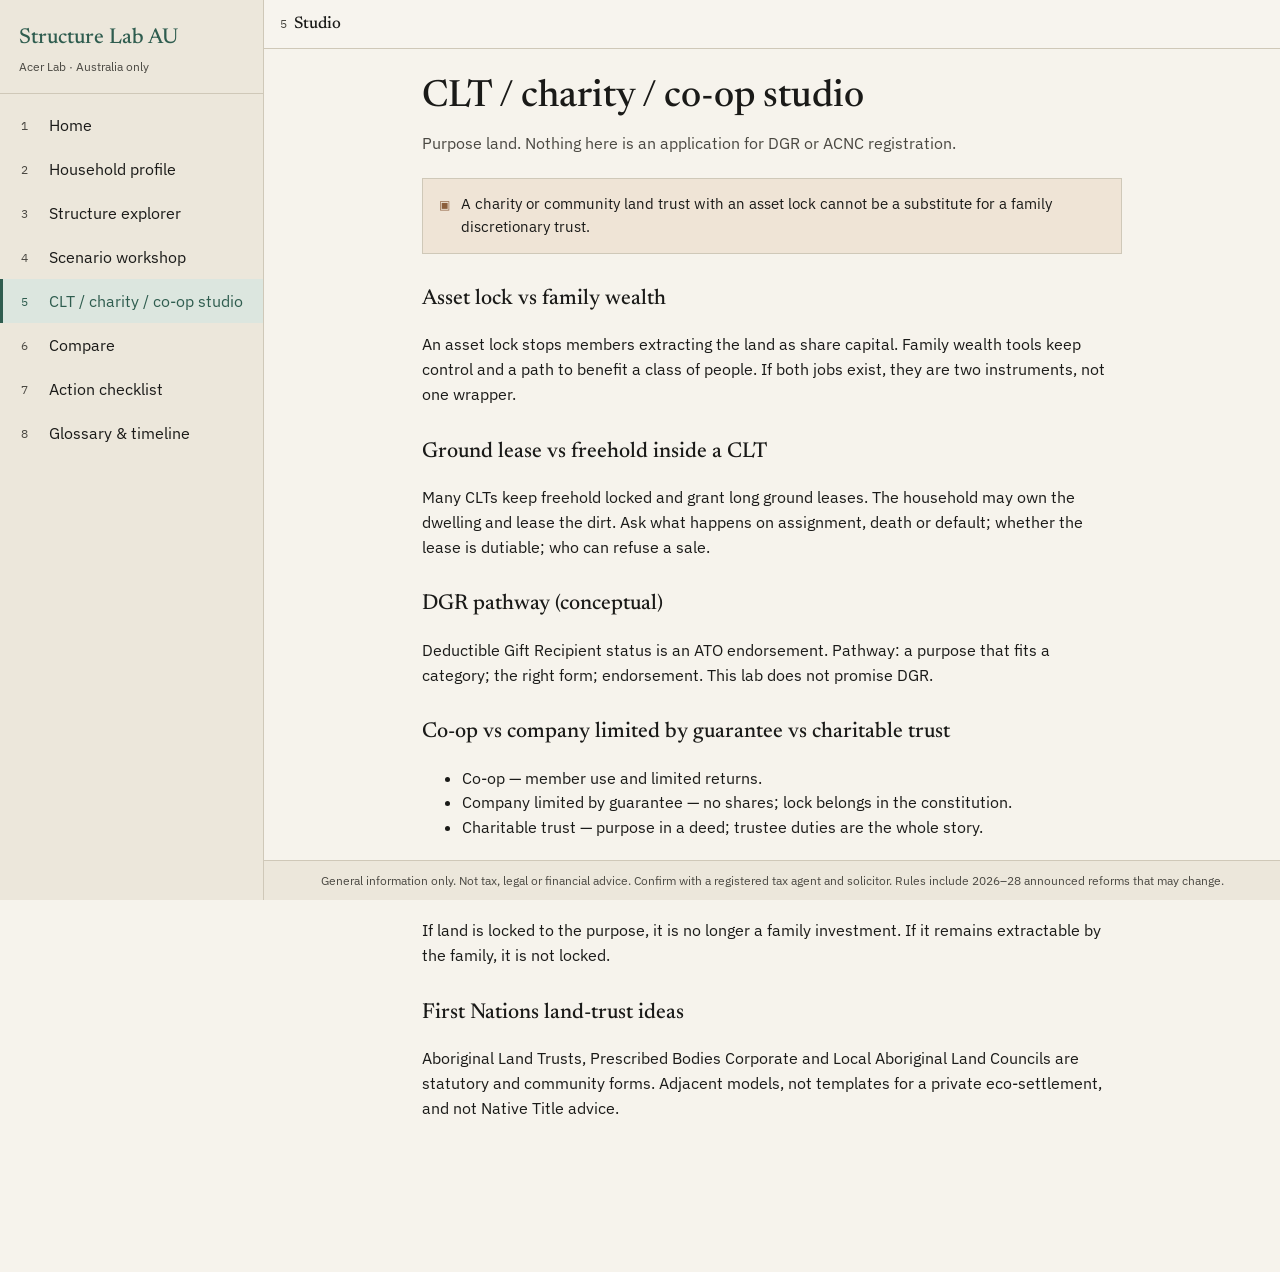
<file: studio.html>
<!DOCTYPE html><html lang="en-AU"><head><meta charset="utf-8"><meta name="viewport" content="width=device-width, initial-scale=1"><title>CLT / charity / co-op studio — Structure Lab AU</title><link rel="stylesheet" href="./app.css"><link rel="icon" href="./favicon.svg" type="image/svg+xml"><link href="https://fonts.googleapis.com/css2?family=IBM+Plex+Sans:wght@400;500;600&family=Newsreader:opsz,wght@6..72,500&family=IBM+Plex+Mono:wght@400;500&display=swap" rel="stylesheet"></head><body><div class="shell"><aside class="sidebar"><a class="brand" href="index.html"><strong>Structure Lab AU</strong><span>Acer Lab · Australia only</span></a><nav class="nav"><a href="index.html"><span class="n">1</span>Home</a><a href="profile.html"><span class="n">2</span>Household profile</a><a href="explorer.html"><span class="n">3</span>Structure explorer</a><a href="workshop.html"><span class="n">4</span>Scenario workshop</a><a class="is-current" href="studio.html" aria-current="page"><span class="n">5</span>CLT / charity / co-op studio</a><a href="compare.html"><span class="n">6</span>Compare</a><a href="checklist.html"><span class="n">7</span>Action checklist</a><a href="glossary.html"><span class="n">8</span>Glossary &amp; timeline</a></nav></aside><div class="main"><header class="top"><button class="menu-btn" type="button" data-open-nav>☰</button><div class="crumb"><span>5</span><b>Studio</b></div></header><main class="content"><h1>CLT / charity / co-op studio</h1><p class="lede">Purpose land. Nothing here is an application for DGR or ACNC registration.</p><p class="note"><span class="mark">▣</span><span>A charity or community land trust with an asset lock cannot be a substitute for a family discretionary trust.</span></p><h2>Asset lock vs family wealth</h2><p>An asset lock stops members extracting the land as share capital. Family wealth tools keep control and a path to benefit a class of people. If both jobs exist, they are two instruments, not one wrapper.</p><h2>Ground lease vs freehold inside a CLT</h2><p>Many CLTs keep freehold locked and grant long ground leases. The household may own the dwelling and lease the dirt. Ask what happens on assignment, death or default; whether the lease is dutiable; who can refuse a sale.</p><h2>DGR pathway (conceptual)</h2><p>Deductible Gift Recipient status is an ATO endorsement. Pathway: a purpose that fits a category; the right form; endorsement. This lab does not promise DGR.</p><h2>Co-op vs company limited by guarantee vs charitable trust</h2><ul><li>Co-op — member use and limited returns.</li><li>Company limited by guarantee — no shares; lock belongs in the constitution.</li><li>Charitable trust — purpose in a deed; trustee duties are the whole story.</li></ul><h2>Why a purpose wrapper does not replace a family discretionary trust</h2><p>If land is locked to the purpose, it is no longer a family investment. If it remains extractable by the family, it is not locked.</p><h2>First Nations land-trust ideas</h2><p>Aboriginal Land Trusts, Prescribed Bodies Corporate and Local Aboriginal Land Councils are statutory and community forms. Adjacent models, not templates for a private eco-settlement, and not Native Title advice.</p></main><footer class="footer">General information only. Not tax, legal or financial advice. Confirm with a registered tax agent and solicitor. Rules include 2026–28 announced reforms that may change.</footer></div></div><div id="drawer" class="drawer"><div class="scrim" data-close-nav></div><div class="panel"><nav class="nav"><a href="index.html">1 Home</a><a href="profile.html">2 Profile</a><a href="explorer.html">3 Explorer</a><a href="workshop.html">4 Workshop</a><a href="studio.html">5 Studio</a><a href="compare.html">6 Compare</a><a href="checklist.html">7 Checklist</a><a href="glossary.html">8 Glossary</a></nav></div></div><script src="./app.js"></script></body></html>
</file>
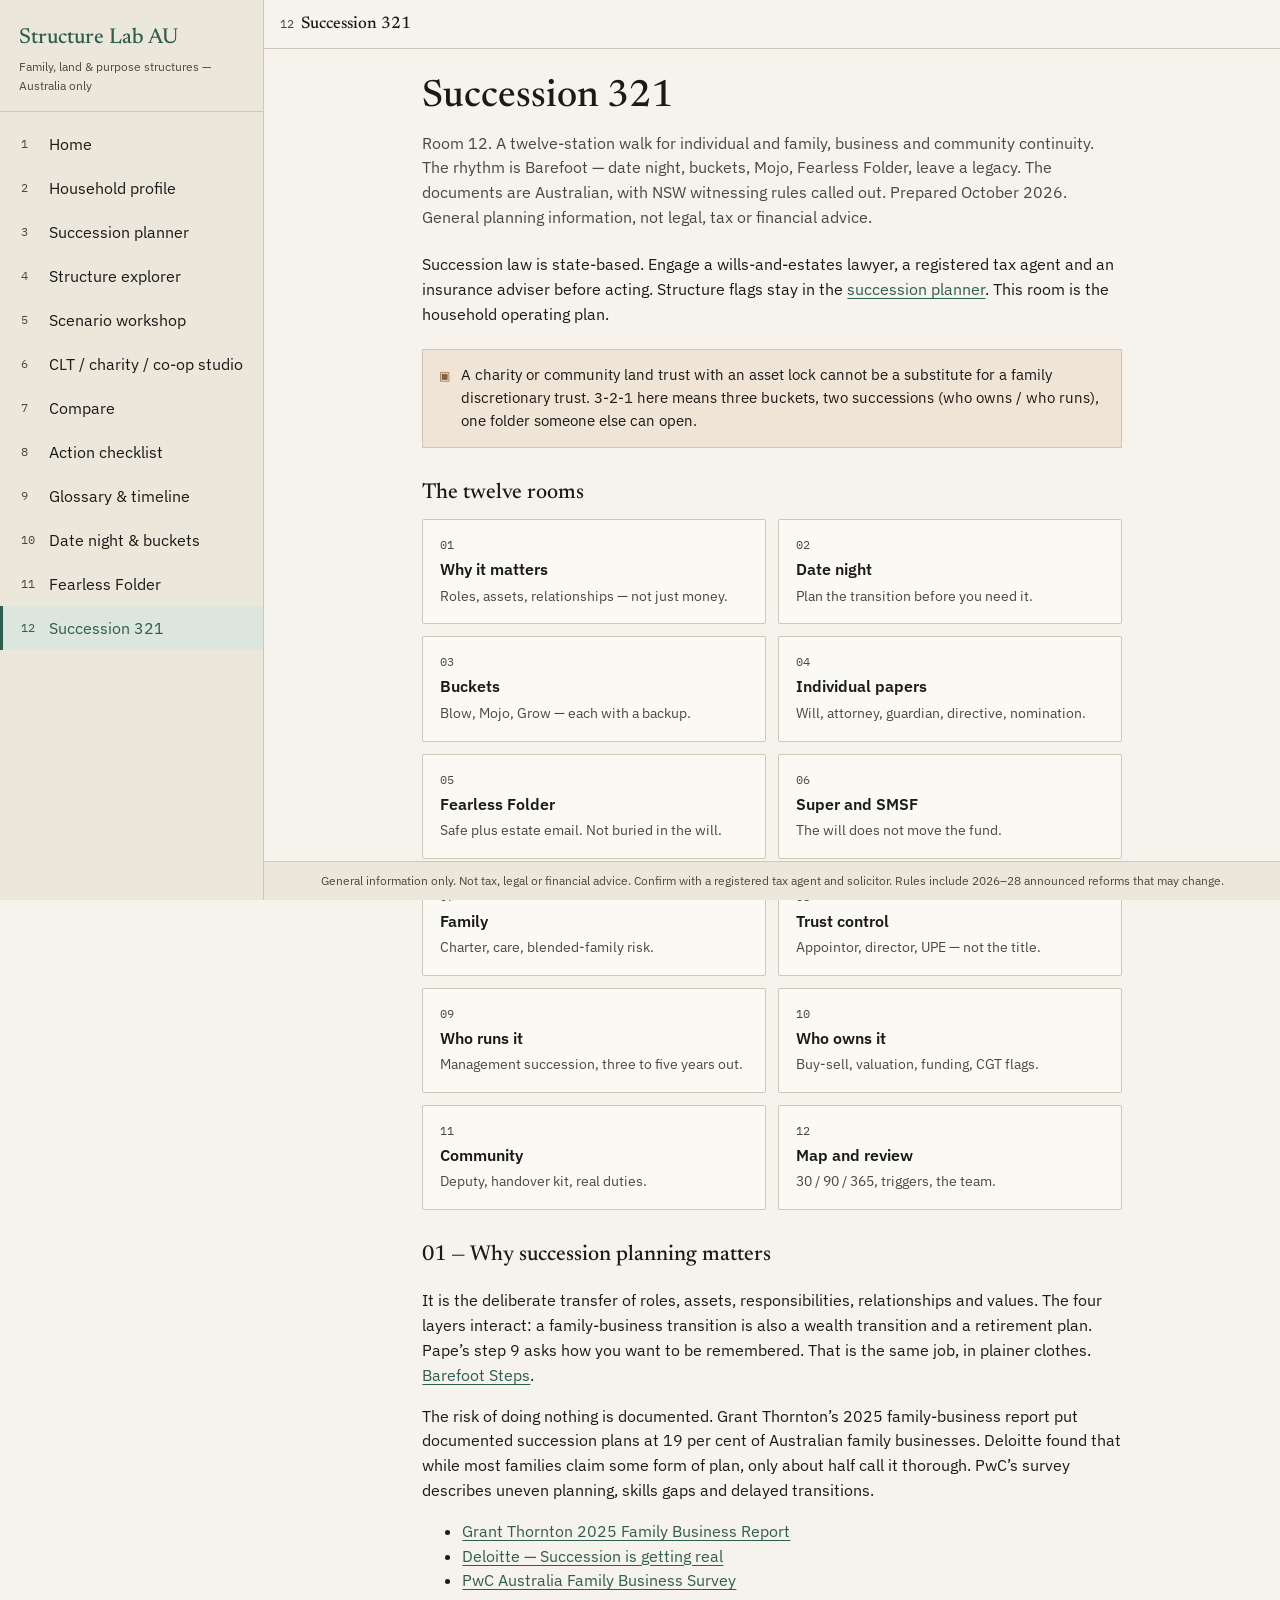
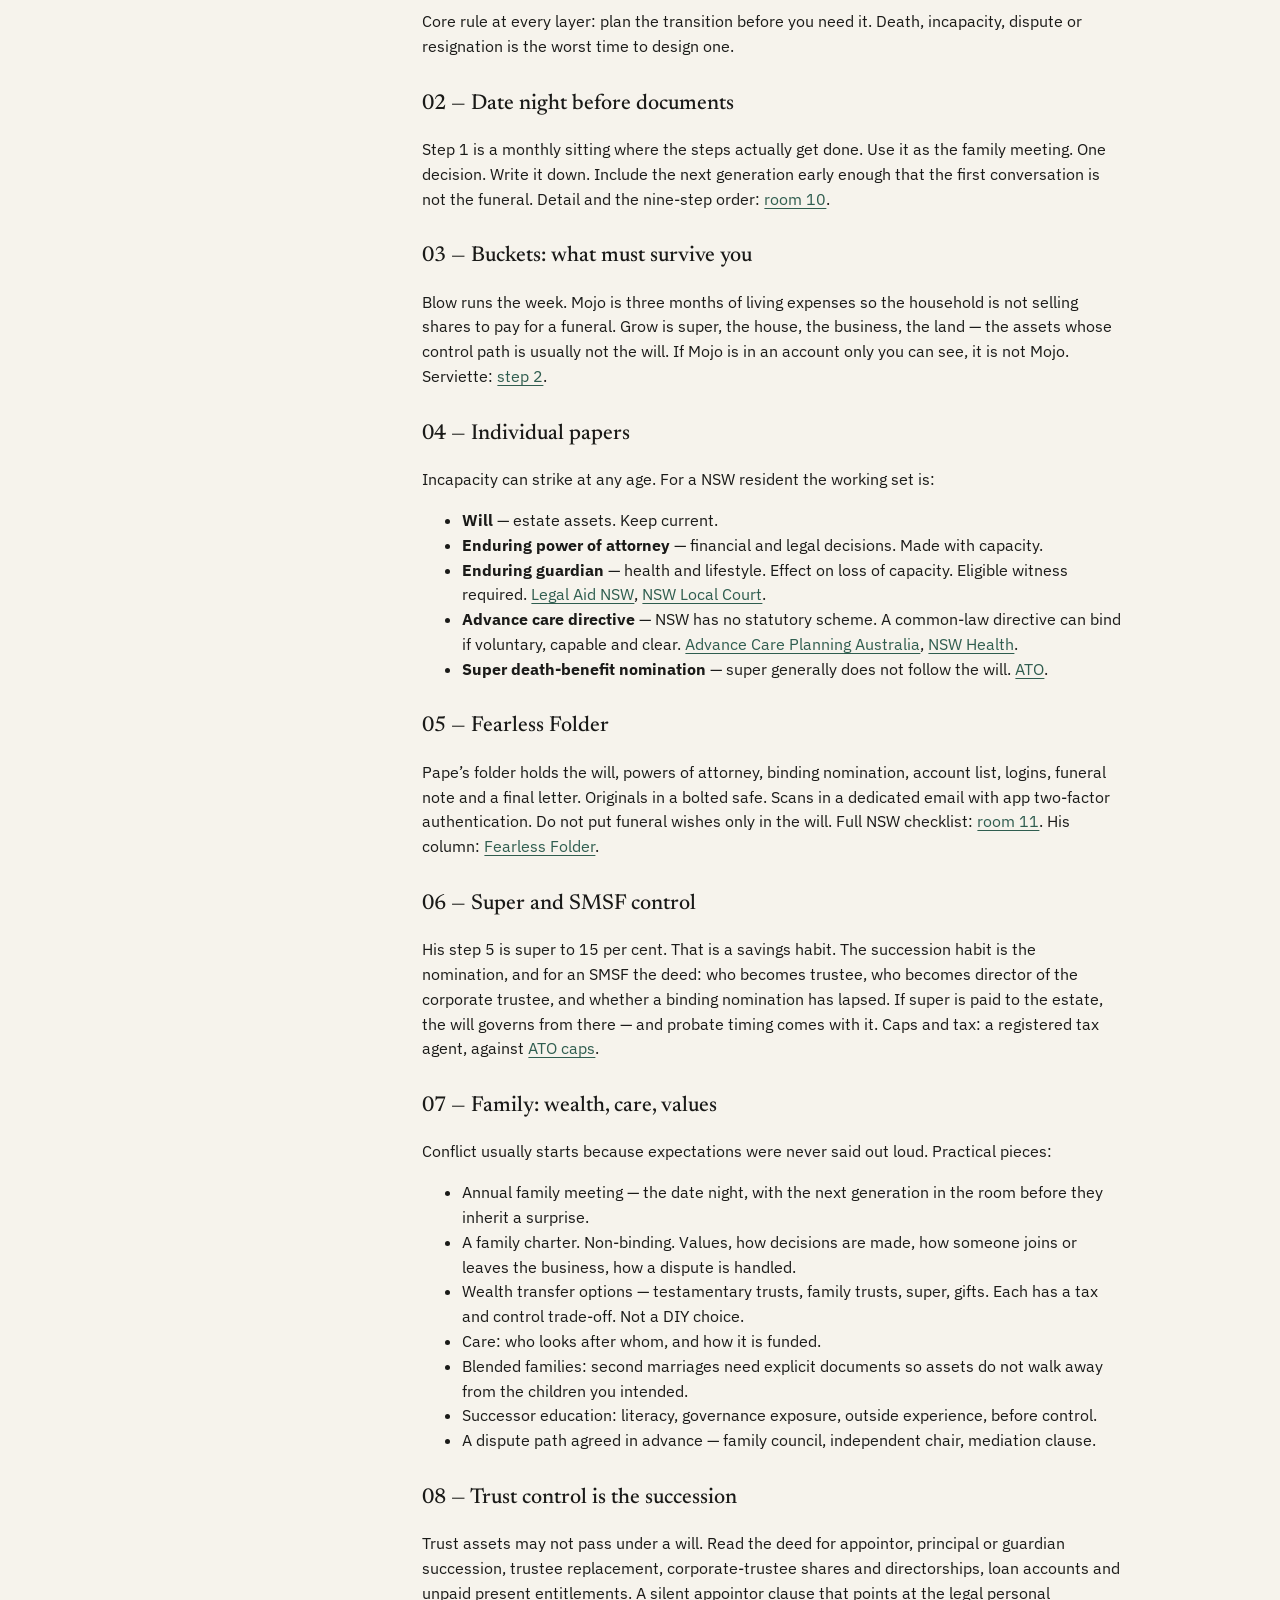
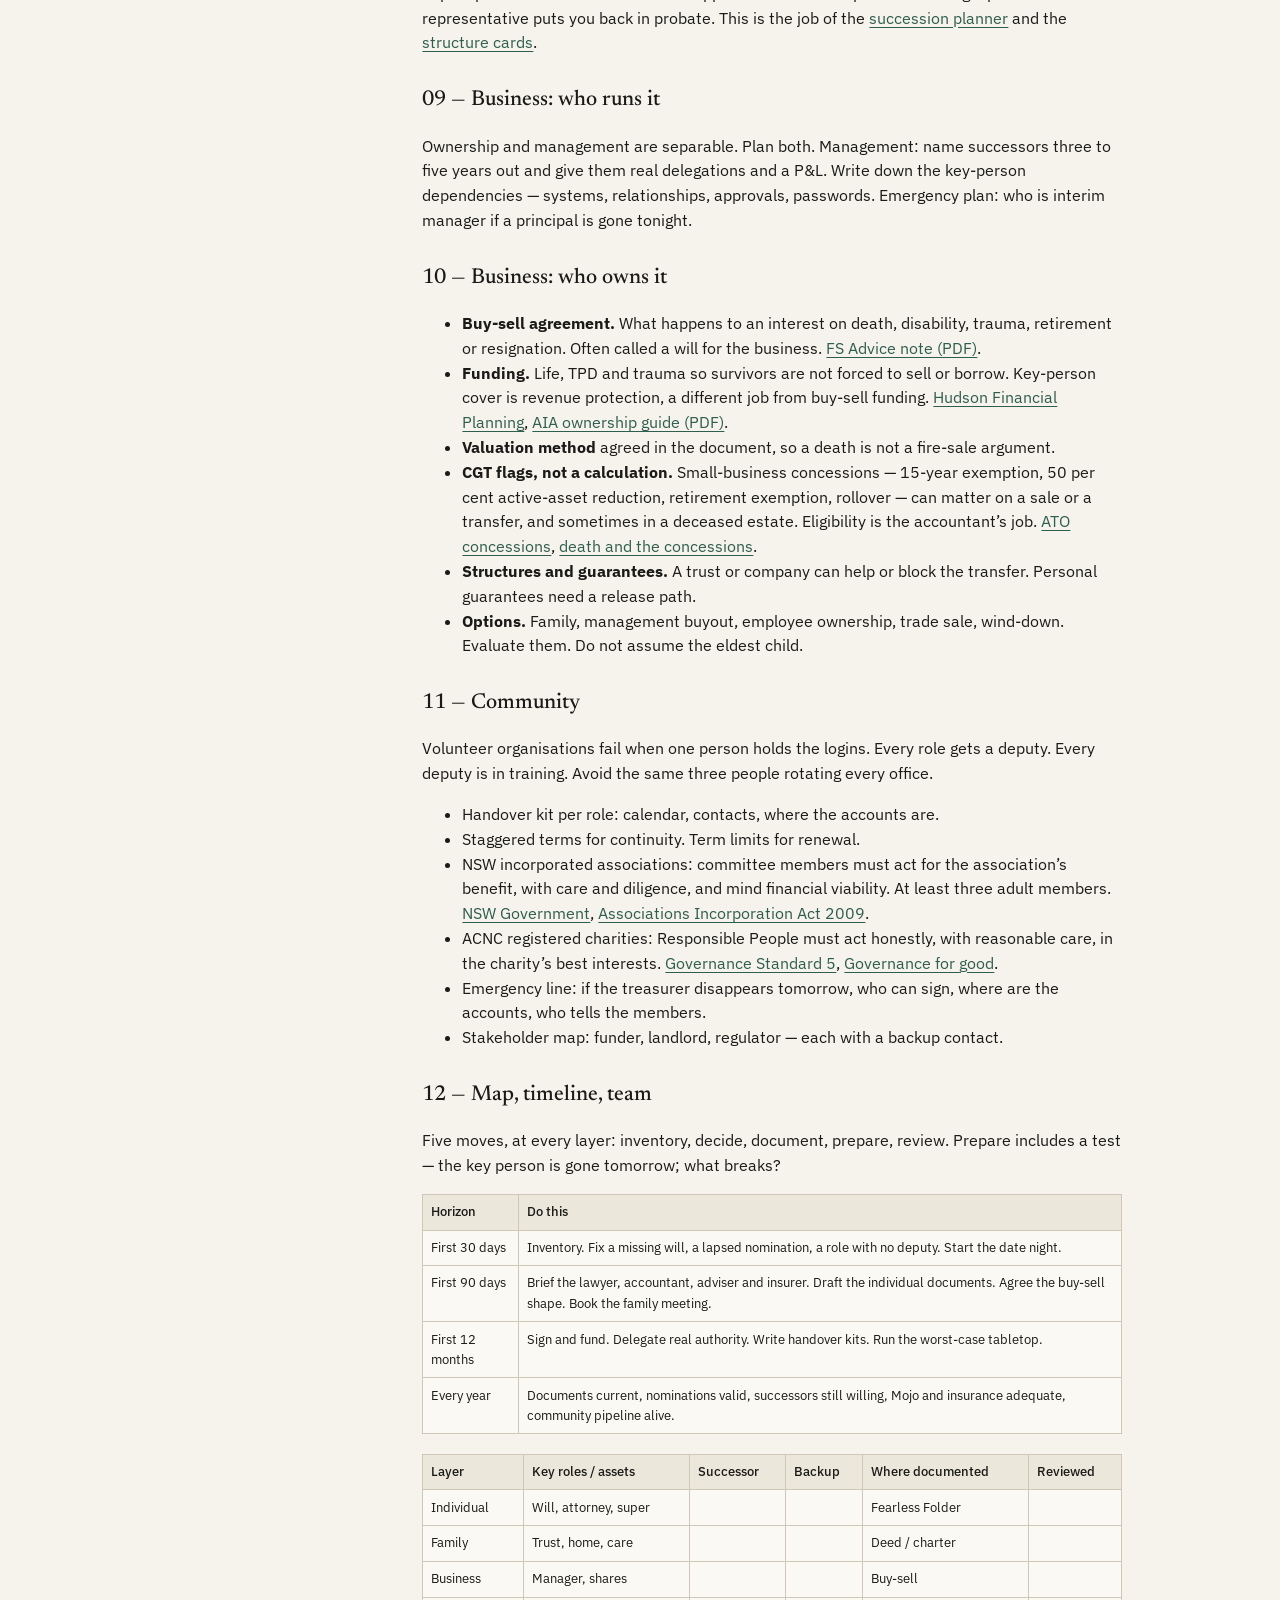
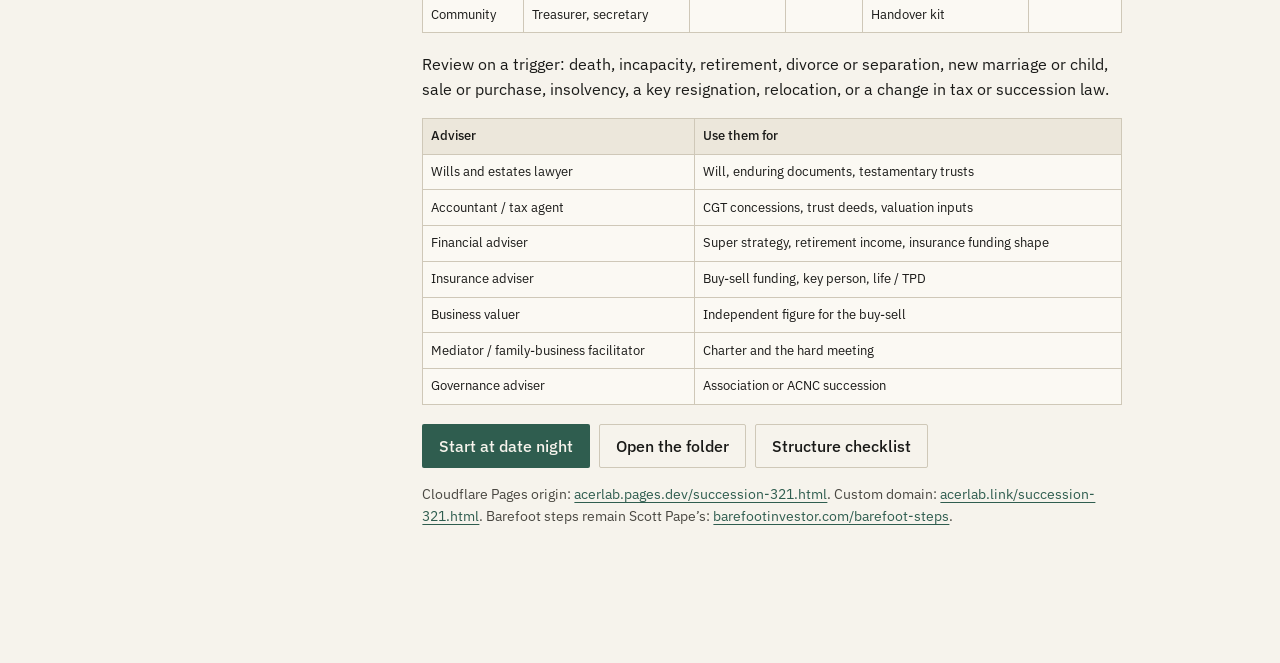
<file: succession-321.html>
<!DOCTYPE html>
<html lang="en-AU">
<head>
  <meta charset="utf-8">
  <meta name="viewport" content="width=device-width, initial-scale=1">
  <title>Succession 321 — Structure Lab AU</title>
  <meta name="description" content="Succession 321: a 12-room Australian practical framework for individual, family, business and community continuity. Barefoot Investor rhythm. NSW documents. Not advice.">
  <meta name="theme-color" content="#2F5D4F">
  <link rel="canonical" href="https://acerlab.link/succession-321.html">
  <link rel="icon" href="./favicon.svg" type="image/svg+xml">
  <link rel="manifest" href="./site.webmanifest">
  <meta property="og:title" content="Succession 321 — Structure Lab AU">
  <meta property="og:description" content="Twelve rooms. Individual, family, business, community. Australia only. Not advice.">
  <meta property="og:url" content="https://acerlab.link/succession-321.html">
  <meta property="og:image" content="https://acerlab.link/og.jpg">
  <link rel="preconnect" href="https://fonts.googleapis.com">
  <link rel="preconnect" href="https://fonts.gstatic.com" crossorigin>
  <link href="https://fonts.googleapis.com/css2?family=IBM+Plex+Mono:wght@400;500&family=IBM+Plex+Sans:wght@400;500;600&family=Newsreader:opsz,wght@6..72,400;6..72,500;6..72,600&display=swap" rel="stylesheet">
  <link rel="stylesheet" href="./app.css">
</head>
<body data-page="succession-321">
  <div class="shell">
    <aside class="sidebar">
      <a class="brand" href="index.html">
        <strong>Structure Lab AU</strong>
        <span>Family, land & purpose structures — Australia only</span>
      </a>
      <nav class="nav" aria-label="Primary" data-nav></nav>
    </aside>
    <div class="main">
      <header class="top">
        <button class="menu-btn" type="button" data-open-nav aria-label="Open menu">☰</button>
        <div class="crumb"><span data-crumb-n></span><b data-crumb-label></b></div>
      </header>
      <main class="content">
        <h1>Succession 321</h1>
        <p class="lede">Room 12. A twelve-station walk for individual and family, business and community continuity. The rhythm is Barefoot — date night, buckets, Mojo, Fearless Folder, leave a legacy. The documents are Australian, with NSW witnessing rules called out. Prepared October 2026. General planning information, not legal, tax or financial advice.</p>
        <p>Succession law is state-based. Engage a wills-and-estates lawyer, a registered tax agent and an insurance adviser before acting. Structure flags stay in the <a href="succession.html">succession planner</a>. This room is the household operating plan.</p>
        <p class="note"><span class="mark">▣</span><span>A charity or community land trust with an asset lock cannot be a substitute for a family discretionary trust. 3-2-1 here means three buckets, two successions (who owns / who runs), one folder someone else can open.</span></p>

        <h2>The twelve rooms</h2>
        <div class="grid two">
          <a class="card" href="#r1"><span class="num">01</span><h2>Why it matters</h2><p>Roles, assets, relationships — not just money.</p></a>
          <a class="card" href="#r2"><span class="num">02</span><h2>Date night</h2><p>Plan the transition before you need it.</p></a>
          <a class="card" href="#r3"><span class="num">03</span><h2>Buckets</h2><p>Blow, Mojo, Grow — each with a backup.</p></a>
          <a class="card" href="#r4"><span class="num">04</span><h2>Individual papers</h2><p>Will, attorney, guardian, directive, nomination.</p></a>
          <a class="card" href="#r5"><span class="num">05</span><h2>Fearless Folder</h2><p>Safe plus estate email. Not buried in the will.</p></a>
          <a class="card" href="#r6"><span class="num">06</span><h2>Super and SMSF</h2><p>The will does not move the fund.</p></a>
          <a class="card" href="#r7"><span class="num">07</span><h2>Family</h2><p>Charter, care, blended-family risk.</p></a>
          <a class="card" href="#r8"><span class="num">08</span><h2>Trust control</h2><p>Appointor, director, UPE — not the title.</p></a>
          <a class="card" href="#r9"><span class="num">09</span><h2>Who runs it</h2><p>Management succession, three to five years out.</p></a>
          <a class="card" href="#r10"><span class="num">10</span><h2>Who owns it</h2><p>Buy-sell, valuation, funding, CGT flags.</p></a>
          <a class="card" href="#r11"><span class="num">11</span><h2>Community</h2><p>Deputy, handover kit, real duties.</p></a>
          <a class="card" href="#r12"><span class="num">12</span><h2>Map and review</h2><p>30 / 90 / 365, triggers, the team.</p></a>
        </div>

        <h2 id="r1">01 — Why succession planning matters</h2>
        <p>It is the deliberate transfer of roles, assets, responsibilities, relationships and values. The four layers interact: a family-business transition is also a wealth transition and a retirement plan. Pape’s step 9 asks how you want to be remembered. That is the same job, in plainer clothes. <a href="https://www.barefootinvestor.com/barefoot-steps">Barefoot Steps</a>.</p>
        <p>The risk of doing nothing is documented. Grant Thornton’s 2025 family-business report put documented succession plans at 19 per cent of Australian family businesses. Deloitte found that while most families claim some form of plan, only about half call it thorough. PwC’s survey describes uneven planning, skills gaps and delayed transitions.</p>
        <ul>
          <li><a href="https://www.grantthornton.com.au/news-centre/grant-thornton-releases-2025-family-business-report/">Grant Thornton 2025 Family Business Report</a></li>
          <li><a href="https://www.deloitte.com/au/en/our-thinking/featured-insights/succession-getting-real-family-businesses.html">Deloitte — Succession is getting real</a></li>
          <li><a href="https://www.pwc.com.au/pwc-private/family-business-survey.html">PwC Australia Family Business Survey</a></li>
        </ul>
        <p>Core rule at every layer: plan the transition before you need it. Death, incapacity, dispute or resignation is the worst time to design one.</p>

        <h2 id="r2">02 — Date night before documents</h2>
        <p>Step 1 is a monthly sitting where the steps actually get done. Use it as the family meeting. One decision. Write it down. Include the next generation early enough that the first conversation is not the funeral. Detail and the nine-step order: <a href="date-night.html">room 10</a>.</p>

        <h2 id="r3">03 — Buckets: what must survive you</h2>
        <p>Blow runs the week. Mojo is three months of living expenses so the household is not selling shares to pay for a funeral. Grow is super, the house, the business, the land — the assets whose control path is usually not the will. If Mojo is in an account only you can see, it is not Mojo. Serviette: <a href="https://www.barefootinvestor.com/barefoot-steps/step-2-set-up-buckets">step 2</a>.</p>

        <h2 id="r4">04 — Individual papers</h2>
        <p>Incapacity can strike at any age. For a NSW resident the working set is:</p>
        <ul>
          <li><b>Will</b> — estate assets. Keep current.</li>
          <li><b>Enduring power of attorney</b> — financial and legal decisions. Made with capacity.</li>
          <li><b>Enduring guardian</b> — health and lifestyle. Effect on loss of capacity. Eligible witness required. <a href="https://www.legalaid.nsw.gov.au/ways-to-get-help/publications-and-resources/speaking-for-myself/speaking-for-myself-enduring-guardianship">Legal Aid NSW</a>, <a href="https://localcourt.nsw.gov.au/about-us/jurisdictions0/power-of-attorney-and-enduring-guardianship.html">NSW Local Court</a>.</li>
          <li><b>Advance care directive</b> — NSW has no statutory scheme. A common-law directive can bind if voluntary, capable and clear. <a href="https://www.advancecareplanning.org.au/law-and-ethics/state-and-territory-laws/advance-care-planning-laws-in-nsw">Advance Care Planning Australia</a>, <a href="https://www.health.nsw.gov.au/patients/acp/Pages/default.aspx">NSW Health</a>.</li>
          <li><b>Super death-benefit nomination</b> — super generally does not follow the will. <a href="https://www.ato.gov.au/individuals-and-families/super-for-individuals-and-families/super/withdrawing-and-using-your-super/superannuation-death-benefits">ATO</a>.</li>
        </ul>

        <h2 id="r5">05 — Fearless Folder</h2>
        <p>Pape’s folder holds the will, powers of attorney, binding nomination, account list, logins, funeral note and a final letter. Originals in a bolted safe. Scans in a dedicated email with app two-factor authentication. Do not put funeral wishes only in the will. Full NSW checklist: <a href="fearless.html">room 11</a>. His column: <a href="https://www.barefootinvestor.com/articles/im01ik1s2cg3e29mhwukabi3w7p5v4">Fearless Folder</a>.</p>

        <h2 id="r6">06 — Super and SMSF control</h2>
        <p>His step 5 is super to 15 per cent. That is a savings habit. The succession habit is the nomination, and for an SMSF the deed: who becomes trustee, who becomes director of the corporate trustee, and whether a binding nomination has lapsed. If super is paid to the estate, the will governs from there — and probate timing comes with it. Caps and tax: a registered tax agent, against <a href="https://www.ato.gov.au/individuals-and-families/super-for-individuals-and-families/super/growing-and-keeping-track-of-your-super/caps-limits-and-tax-on-super-contributions">ATO caps</a>.</p>

        <h2 id="r7">07 — Family: wealth, care, values</h2>
        <p>Conflict usually starts because expectations were never said out loud. Practical pieces:</p>
        <ul>
          <li>Annual family meeting — the date night, with the next generation in the room before they inherit a surprise.</li>
          <li>A family charter. Non-binding. Values, how decisions are made, how someone joins or leaves the business, how a dispute is handled.</li>
          <li>Wealth transfer options — testamentary trusts, family trusts, super, gifts. Each has a tax and control trade-off. Not a DIY choice.</li>
          <li>Care: who looks after whom, and how it is funded.</li>
          <li>Blended families: second marriages need explicit documents so assets do not walk away from the children you intended.</li>
          <li>Successor education: literacy, governance exposure, outside experience, before control.</li>
          <li>A dispute path agreed in advance — family council, independent chair, mediation clause.</li>
        </ul>

        <h2 id="r8">08 — Trust control is the succession</h2>
        <p>Trust assets may not pass under a will. Read the deed for appointor, principal or guardian succession, trustee replacement, corporate-trustee shares and directorships, loan accounts and unpaid present entitlements. A silent appointor clause that points at the legal personal representative puts you back in probate. This is the job of the <a href="succession.html">succession planner</a> and the <a href="explorer.html">structure cards</a>.</p>

        <h2 id="r9">09 — Business: who runs it</h2>
        <p>Ownership and management are separable. Plan both. Management: name successors three to five years out and give them real delegations and a P&L. Write down the key-person dependencies — systems, relationships, approvals, passwords. Emergency plan: who is interim manager if a principal is gone tonight.</p>

        <h2 id="r10">10 — Business: who owns it</h2>
        <ul>
          <li><b>Buy-sell agreement.</b> What happens to an interest on death, disability, trauma, retirement or resignation. Often called a will for the business. <a href="https://media.fsadvice.com.au/prod/media/library/FS_Advice_v08i03_Koodrin.pdf">FS Advice note (PDF)</a>.</li>
          <li><b>Funding.</b> Life, TPD and trauma so survivors are not forced to sell or borrow. Key-person cover is revenue protection, a different job from buy-sell funding. <a href="https://hudsonfinancialplanning.com.au/resources/education-reports/business-succession-planning-expert-guide/">Hudson Financial Planning</a>, <a href="https://www.aia.com.au/content/dam/au-wise/en/docs/policy-docs/Buy-Sell-v-Key-Person-Insurance-Ownership-Guide.pdf">AIA ownership guide (PDF)</a>.</li>
          <li><b>Valuation method</b> agreed in the document, so a death is not a fire-sale argument.</li>
          <li><b>CGT flags, not a calculation.</b> Small-business concessions — 15-year exemption, 50 per cent active-asset reduction, retirement exemption, rollover — can matter on a sale or a transfer, and sometimes in a deceased estate. Eligibility is the accountant’s job. <a href="https://www.ato.gov.au/businesses-and-organisations/income-deductions-and-concessions/incentives-and-concessions/small-business-cgt-concessions">ATO concessions</a>, <a href="https://www.ato.gov.au/forms-and-instructions/capital-gains-tax-concessions-for-small-business-guide-2015/death-and-small-business-cgt-concessions">death and the concessions</a>.</li>
          <li><b>Structures and guarantees.</b> A trust or company can help or block the transfer. Personal guarantees need a release path.</li>
          <li><b>Options.</b> Family, management buyout, employee ownership, trade sale, wind-down. Evaluate them. Do not assume the eldest child.</li>
        </ul>

        <h2 id="r11">11 — Community</h2>
        <p>Volunteer organisations fail when one person holds the logins. Every role gets a deputy. Every deputy is in training. Avoid the same three people rotating every office.</p>
        <ul>
          <li>Handover kit per role: calendar, contacts, where the accounts are.</li>
          <li>Staggered terms for continuity. Term limits for renewal.</li>
          <li>NSW incorporated associations: committee members must act for the association’s benefit, with care and diligence, and mind financial viability. At least three adult members. <a href="https://www.nsw.gov.au/business-and-economy/incorporated-associations/running-an-incorporated-association/management-committee-obligations">NSW Government</a>, <a href="https://legislation.nsw.gov.au/view/whole/html/inforce/current/act-2009-007">Associations Incorporation Act 2009</a>.</li>
          <li>ACNC registered charities: Responsible People must act honestly, with reasonable care, in the charity’s best interests. <a href="https://www.acnc.gov.au/for-charities/manage-your-charity/governance-hub/5-duties-responsible-people">Governance Standard 5</a>, <a href="https://www.acnc.gov.au/tools/guides/governance-for-good-acncs-guide-for-responsible-people">Governance for good</a>.</li>
          <li>Emergency line: if the treasurer disappears tomorrow, who can sign, where are the accounts, who tells the members.</li>
          <li>Stakeholder map: funder, landlord, regulator — each with a backup contact.</li>
        </ul>

        <h2 id="r12">12 — Map, timeline, team</h2>
        <p>Five moves, at every layer: inventory, decide, document, prepare, review. Prepare includes a test — the key person is gone tomorrow; what breaks?</p>
        <div class="scroll">
          <table>
            <thead><tr><th>Horizon</th><th>Do this</th></tr></thead>
            <tbody>
              <tr><td>First 30 days</td><td>Inventory. Fix a missing will, a lapsed nomination, a role with no deputy. Start the date night.</td></tr>
              <tr><td>First 90 days</td><td>Brief the lawyer, accountant, adviser and insurer. Draft the individual documents. Agree the buy-sell shape. Book the family meeting.</td></tr>
              <tr><td>First 12 months</td><td>Sign and fund. Delegate real authority. Write handover kits. Run the worst-case tabletop.</td></tr>
              <tr><td>Every year</td><td>Documents current, nominations valid, successors still willing, Mojo and insurance adequate, community pipeline alive.</td></tr>
            </tbody>
          </table>
        </div>
        <div class="scroll">
          <table>
            <thead><tr><th>Layer</th><th>Key roles / assets</th><th>Successor</th><th>Backup</th><th>Where documented</th><th>Reviewed</th></tr></thead>
            <tbody>
              <tr><td>Individual</td><td>Will, attorney, super</td><td></td><td></td><td>Fearless Folder</td><td></td></tr>
              <tr><td>Family</td><td>Trust, home, care</td><td></td><td></td><td>Deed / charter</td><td></td></tr>
              <tr><td>Business</td><td>Manager, shares</td><td></td><td></td><td>Buy-sell</td><td></td></tr>
              <tr><td>Community</td><td>Treasurer, secretary</td><td></td><td></td><td>Handover kit</td><td></td></tr>
            </tbody>
          </table>
        </div>
        <p>Review on a trigger: death, incapacity, retirement, divorce or separation, new marriage or child, sale or purchase, insolvency, a key resignation, relocation, or a change in tax or succession law.</p>
        <div class="scroll">
          <table>
            <thead><tr><th>Adviser</th><th>Use them for</th></tr></thead>
            <tbody>
              <tr><td>Wills and estates lawyer</td><td>Will, enduring documents, testamentary trusts</td></tr>
              <tr><td>Accountant / tax agent</td><td>CGT concessions, trust deeds, valuation inputs</td></tr>
              <tr><td>Financial adviser</td><td>Super strategy, retirement income, insurance funding shape</td></tr>
              <tr><td>Insurance adviser</td><td>Buy-sell funding, key person, life / TPD</td></tr>
              <tr><td>Business valuer</td><td>Independent figure for the buy-sell</td></tr>
              <tr><td>Mediator / family-business facilitator</td><td>Charter and the hard meeting</td></tr>
              <tr><td>Governance adviser</td><td>Association or ACNC succession</td></tr>
            </tbody>
          </table>
        </div>
        <div class="actions">
          <a class="btn" href="date-night.html">Start at date night</a>
          <a class="btn btn-ghost" href="fearless.html">Open the folder</a>
          <a class="btn btn-ghost" href="checklist.html">Structure checklist</a>
        </div>
        <p class="muted">Cloudflare Pages origin: <a href="https://acerlab.pages.dev/succession-321.html">acerlab.pages.dev/succession-321.html</a>. Custom domain: <a href="https://acerlab.link/succession-321.html">acerlab.link/succession-321.html</a>. Barefoot steps remain Scott Pape’s: <a href="https://www.barefootinvestor.com/barefoot-steps">barefootinvestor.com/barefoot-steps</a>.</p>
      </main>
      <footer class="footer">General information only. Not tax, legal or financial advice. Confirm with a registered tax agent and solicitor. Rules include 2026–28 announced reforms that may change.</footer>
    </div>
  </div>
  <div id="drawer" class="drawer">
    <div class="scrim" data-close-nav></div>
    <div class="panel">
      <a class="brand" href="index.html"><strong>Structure Lab AU</strong><span>Earth Acer · Ever Earth Acre · Australia only</span></a>
      <nav class="nav" aria-label="Mobile" data-nav></nav>
    </div>
  </div>
  <script src="./app.js"></script>
</body>
</html>
</file>
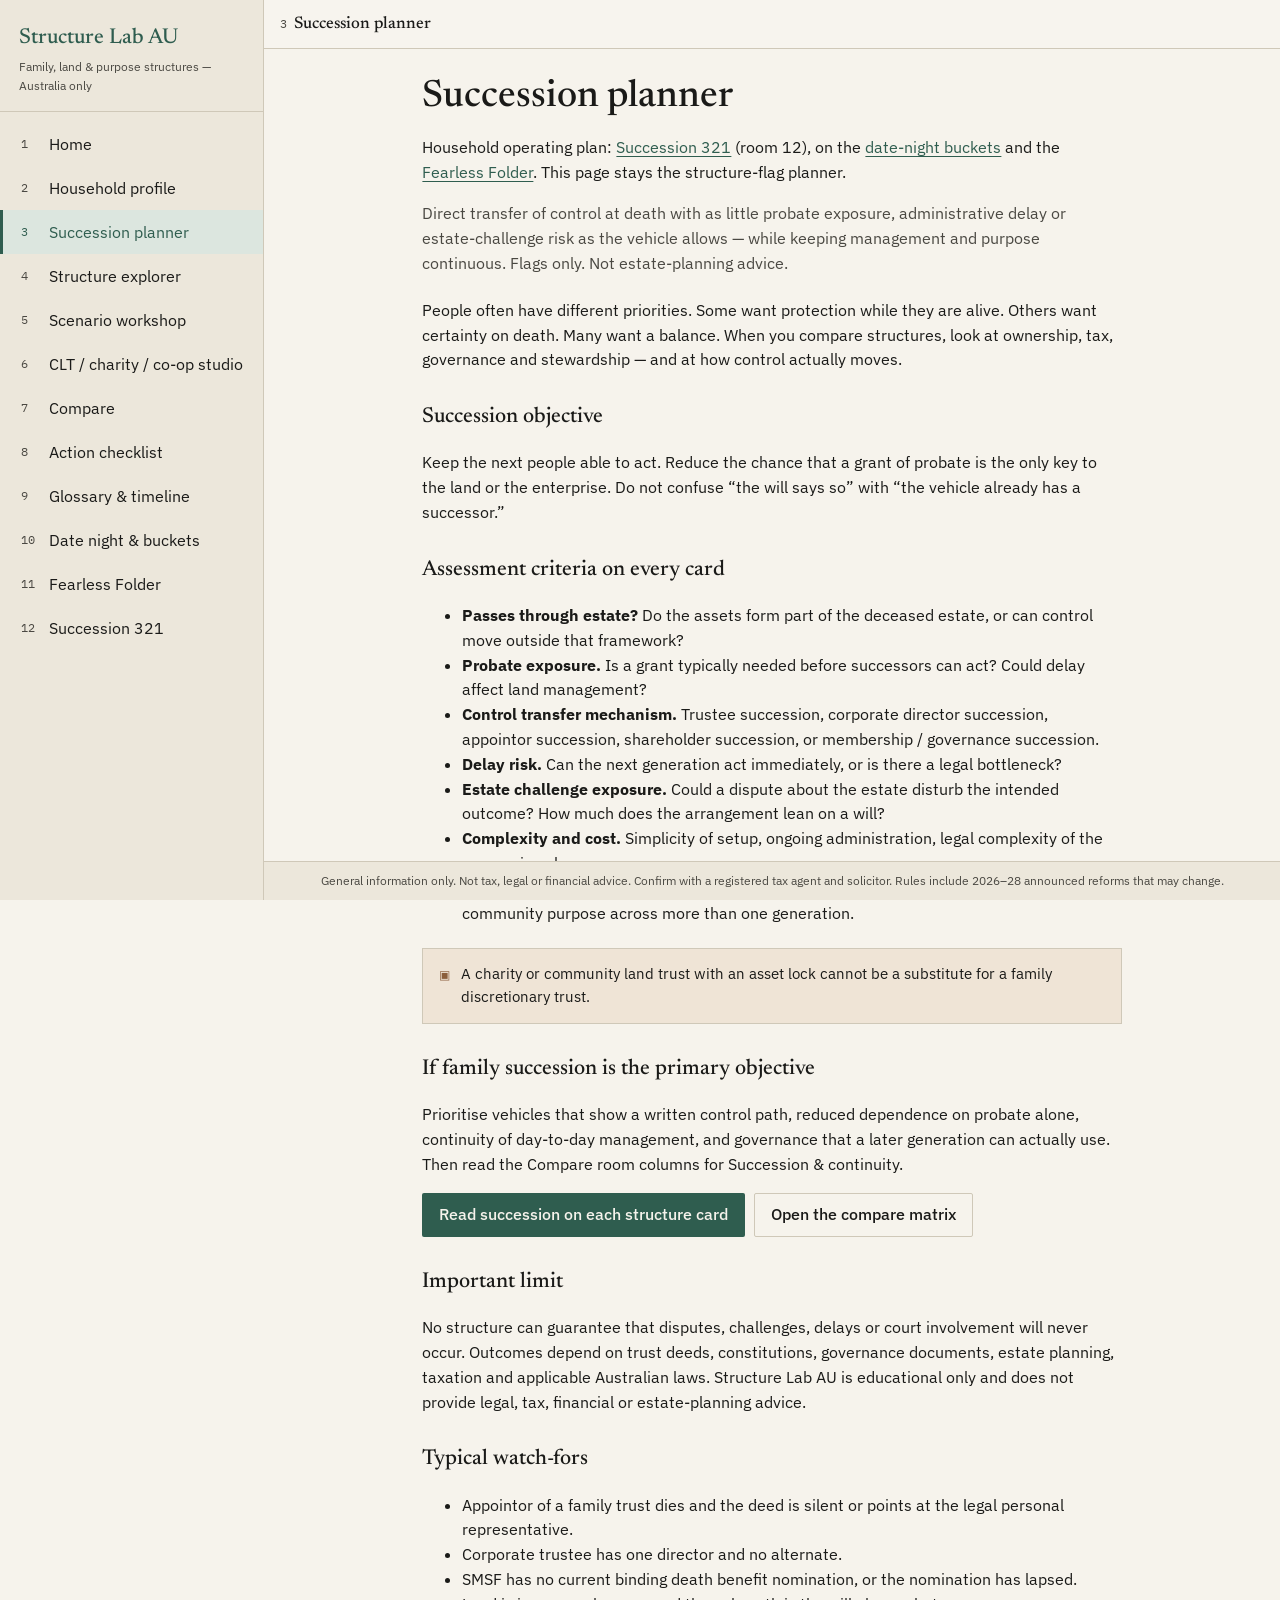
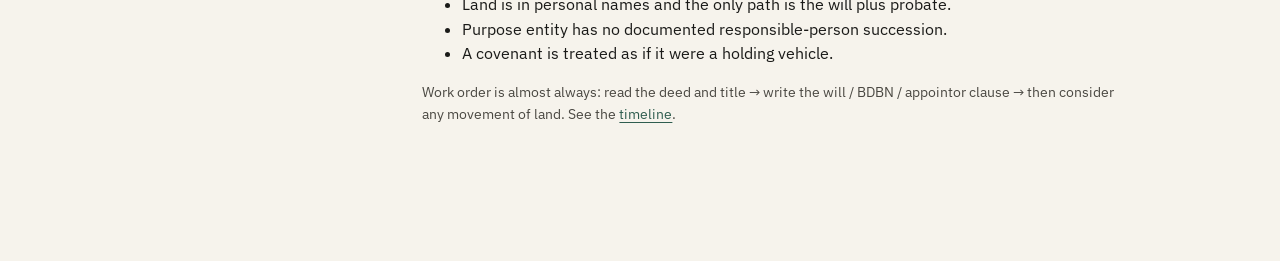
<file: succession.html>
<!DOCTYPE html>
<html lang="en-AU">
<head>
  <meta charset="utf-8">
  <meta name="viewport" content="width=device-width, initial-scale=1">
  <title>Succession planner — Structure Lab AU</title>
  <meta name="description" content="Australian family, land and purpose structures — trusts, CLTs, charities, co-ops, CGT and duty flags. General information, not advice.">
  <meta name="theme-color" content="#2F5D4F">
  <link rel="canonical" href="https://acerlab.link/succession.html">
  <link rel="icon" href="./favicon.svg" type="image/svg+xml">
  <link rel="manifest" href="./site.webmanifest">
  <meta property="og:title" content="Structure Lab AU">
  <meta property="og:description" content="Family, land & purpose structures — Australia only.">
  <meta property="og:url" content="https://acerlab.link/succession.html">
  <meta property="og:image" content="https://acerlab.link/og.jpg">
  <link rel="preconnect" href="https://fonts.googleapis.com">
  <link rel="preconnect" href="https://fonts.gstatic.com" crossorigin>
  <link href="https://fonts.googleapis.com/css2?family=IBM+Plex+Mono:wght@400;500&family=IBM+Plex+Sans:wght@400;500;600&family=Newsreader:opsz,wght@6..72,400;6..72,500;6..72,600&display=swap" rel="stylesheet">
  <link rel="stylesheet" href="./app.css">
</head>
<body data-page="succession">
  <div class="shell">
    <aside class="sidebar">
      <a class="brand" href="index.html">
        <strong>Structure Lab AU</strong>
        <span>Family, land &amp; purpose structures — Australia only</span>
      </a>
      <nav class="nav" aria-label="Primary" data-nav></nav>
    </aside>
    <div class="main">
      <header class="top">
        <button class="menu-btn" type="button" data-open-nav aria-label="Open menu">☰</button>
        <div class="crumb"><span data-crumb-n></span><b data-crumb-label></b></div>
      </header>
      <main class="content">
<h1>Succession planner</h1>
<p>Household operating plan: <a href="succession-321.html">Succession 321</a> (room 12), on the <a href="date-night.html">date-night buckets</a> and the <a href="fearless.html">Fearless Folder</a>. This page stays the structure-flag planner.</p>
<p class="lede">Direct transfer of control at death with as little probate exposure, administrative delay or estate-challenge risk as the vehicle allows — while keeping management and purpose continuous. Flags only. Not estate-planning advice.</p>
<p>People often have different priorities. Some want protection while they are alive. Others want certainty on death. Many want a balance. When you compare structures, look at ownership, tax, governance and stewardship — and at how control actually moves.</p>
<h2>Succession objective</h2>
<p>Keep the next people able to act. Reduce the chance that a grant of probate is the only key to the land or the enterprise. Do not confuse “the will says so” with “the vehicle already has a successor.”</p>
<h2>Assessment criteria on every card</h2>
<ul>
  <li><b>Passes through estate?</b> Do the assets form part of the deceased estate, or can control move outside that framework?</li>
  <li><b>Probate exposure.</b> Is a grant typically needed before successors can act? Could delay affect land management?</li>
  <li><b>Control transfer mechanism.</b> Trustee succession, corporate director succession, appointor succession, shareholder succession, or membership / governance succession.</li>
  <li><b>Delay risk.</b> Can the next generation act immediately, or is there a legal bottleneck?</li>
  <li><b>Estate challenge exposure.</b> Could a dispute about the estate disturb the intended outcome? How much does the arrangement lean on a will?</li>
  <li><b>Complexity and cost.</b> Simplicity of setup, ongoing administration, legal complexity of the succession clauses.</li>
  <li><b>Multi-generational continuity.</b> Fit for preserving land, an enterprise, family stewardship or community purpose across more than one generation.</li>
</ul>
<p class="note"><span class="mark">▣</span><span>A charity or community land trust with an asset lock cannot be a substitute for a family discretionary trust.</span></p>
<h2>If family succession is the primary objective</h2>
<p>Prioritise vehicles that show a written control path, reduced dependence on probate alone, continuity of day-to-day management, and governance that a later generation can actually use. Then read the Compare room columns for Succession &amp; continuity.</p>
<div class="actions">
  <a class="btn" href="explorer.html">Read succession on each structure card</a>
  <a class="btn btn-ghost" href="compare.html">Open the compare matrix</a>
</div>
<h2>Important limit</h2>
<p>No structure can guarantee that disputes, challenges, delays or court involvement will never occur. Outcomes depend on trust deeds, constitutions, governance documents, estate planning, taxation and applicable Australian laws. Structure Lab AU is educational only and does not provide legal, tax, financial or estate-planning advice.</p>
<h2>Typical watch-fors</h2>
<ul>
  <li>Appointor of a family trust dies and the deed is silent or points at the legal personal representative.</li>
  <li>Corporate trustee has one director and no alternate.</li>
  <li>SMSF has no current binding death benefit nomination, or the nomination has lapsed.</li>
  <li>Land is in personal names and the only path is the will plus probate.</li>
  <li>Purpose entity has no documented responsible-person succession.</li>
  <li>A covenant is treated as if it were a holding vehicle.</li>
</ul>
<p class="muted">Work order is almost always: read the deed and title → write the will / BDBN / appointor clause → then consider any movement of land. See the <a href="glossary.html">timeline</a>.</p>
      </main>
      <footer class="footer">General information only. Not tax, legal or financial advice. Confirm with a registered tax agent and solicitor. Rules include 2026–28 announced reforms that may change.</footer>
    </div>
  </div>
  <div id="drawer" class="drawer">
    <div class="scrim" data-close-nav></div>
    <div class="panel">
      <a class="brand" href="index.html"><strong>Structure Lab AU</strong><span>Earth Acer · Ever Earth Acre · Australia only</span></a>
      <nav class="nav" aria-label="Mobile" data-nav></nav>
    </div>
  </div>
  <script src="./app.js"></script>
</body>
</html>
</file>
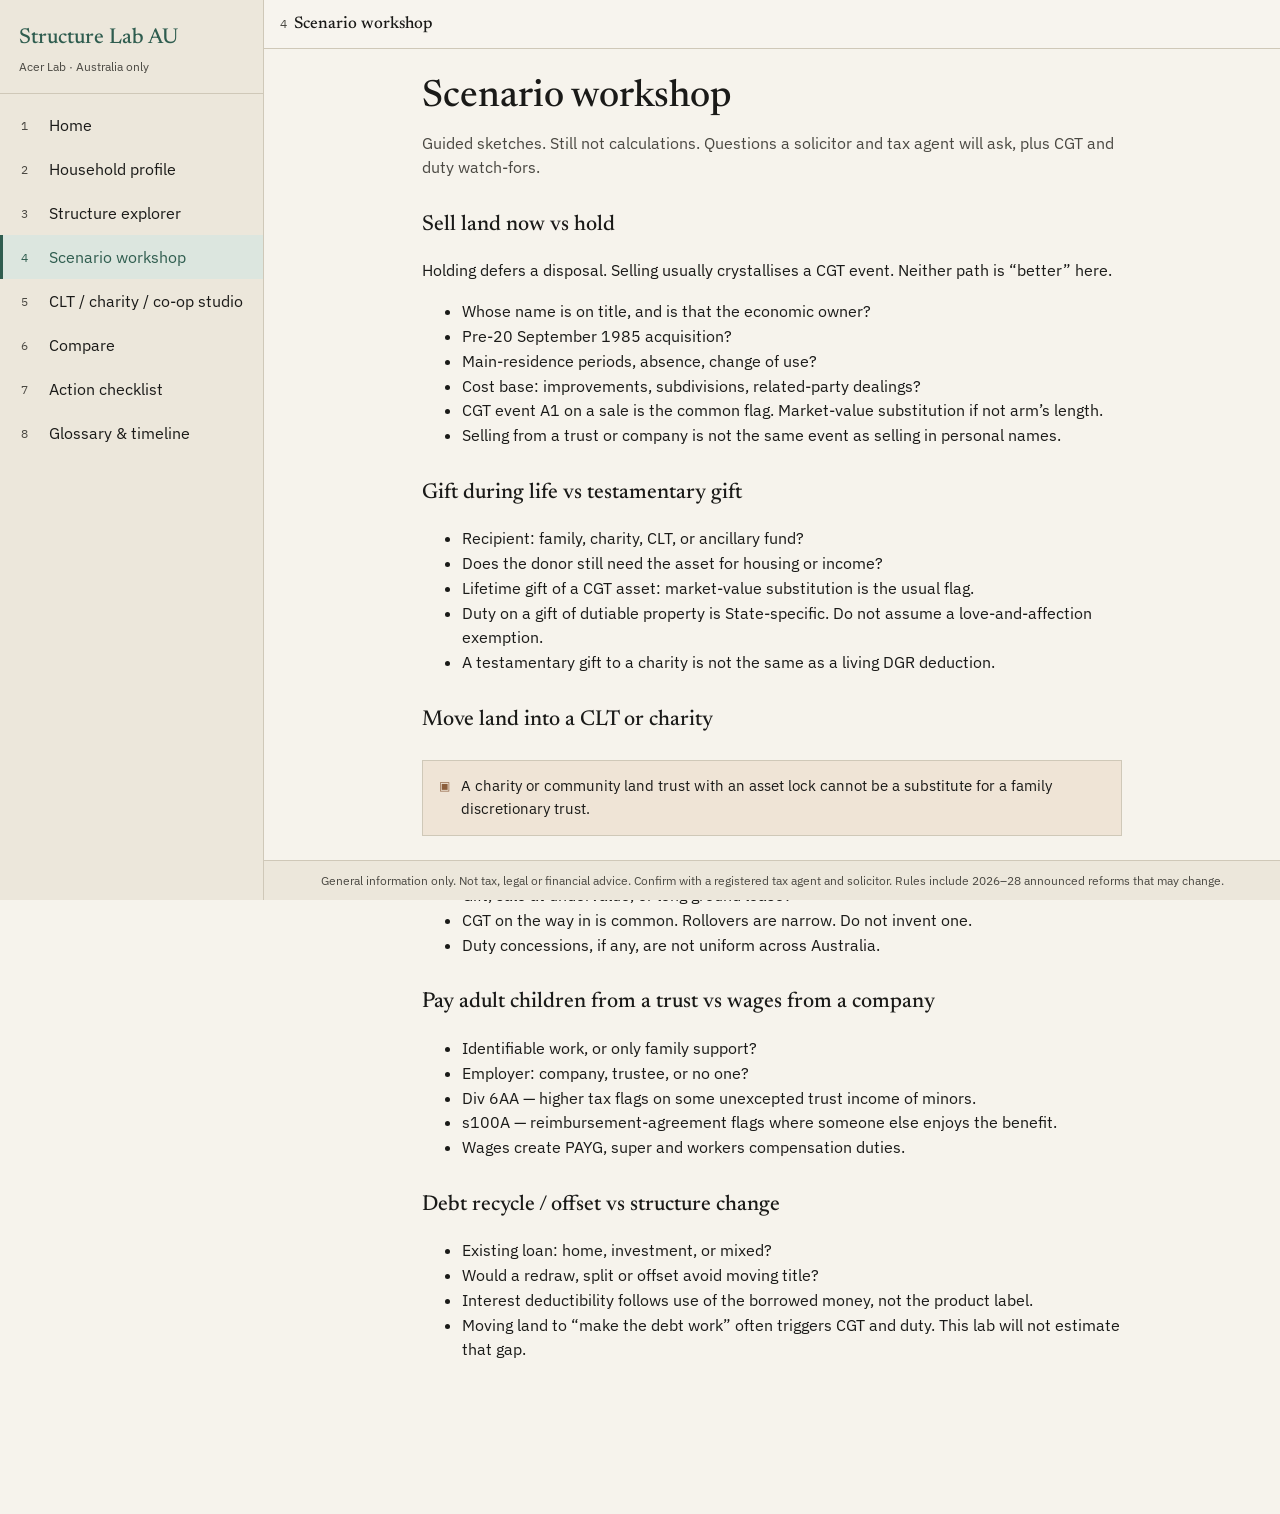
<file: workshop.html>
<!DOCTYPE html><html lang="en-AU"><head><meta charset="utf-8"><meta name="viewport" content="width=device-width, initial-scale=1"><title>Scenario workshop — Structure Lab AU</title><meta name="description" content="Australian family, land and purpose structures — trusts, CLTs, charities, co-ops, CGT and duty flags. General information, not advice."><link rel="stylesheet" href="./app.css"><link rel="icon" href="./favicon.svg" type="image/svg+xml"><link href="https://fonts.googleapis.com/css2?family=IBM+Plex+Mono:wght@400;500&family=IBM+Plex+Sans:wght@400;500;600&family=Newsreader:opsz,wght@6..72,400;6..72,500;6..72,600&display=swap" rel="stylesheet"></head><body><div class="shell"><aside class="sidebar"><a class="brand" href="index.html"><strong>Structure Lab AU</strong><span>Acer Lab · Australia only</span></a><nav class="nav"><a href="index.html"><span class="n">1</span>Home</a><a href="profile.html"><span class="n">2</span>Household profile</a><a href="explorer.html"><span class="n">3</span>Structure explorer</a><a class="is-current" href="workshop.html" aria-current="page"><span class="n">4</span>Scenario workshop</a><a href="studio.html"><span class="n">5</span>CLT / charity / co-op studio</a><a href="compare.html"><span class="n">6</span>Compare</a><a href="checklist.html"><span class="n">7</span>Action checklist</a><a href="glossary.html"><span class="n">8</span>Glossary &amp; timeline</a></nav></aside><div class="main"><header class="top"><button class="menu-btn" type="button" data-open-nav>☰</button><div class="crumb"><span>4</span><b>Scenario workshop</b></div></header><main class="content"><h1>Scenario workshop</h1><p class="lede">Guided sketches. Still not calculations. Questions a solicitor and tax agent will ask, plus CGT and duty watch-fors.</p><h2 id="cgt">Sell land now vs hold</h2><p>Holding defers a disposal. Selling usually crystallises a CGT event. Neither path is “better” here.</p><ul><li>Whose name is on title, and is that the economic owner?</li><li>Pre-20 September 1985 acquisition?</li><li>Main-residence periods, absence, change of use?</li><li>Cost base: improvements, subdivisions, related-party dealings?</li><li>CGT event A1 on a sale is the common flag. Market-value substitution if not arm’s length.</li><li>Selling from a trust or company is not the same event as selling in personal names.</li></ul><h2 id="gift">Gift during life vs testamentary gift</h2><ul><li>Recipient: family, charity, CLT, or ancillary fund?</li><li>Does the donor still need the asset for housing or income?</li><li>Lifetime gift of a CGT asset: market-value substitution is the usual flag.</li><li>Duty on a gift of dutiable property is State-specific. Do not assume a love-and-affection exemption.</li><li>A testamentary gift to a charity is not the same as a living DGR deduction.</li></ul><h2 id="move">Move land into a CLT or charity</h2><p class="note"><span class="mark">▣</span><span>A charity or community land trust with an asset lock cannot be a substitute for a family discretionary trust.</span></p><ul><li>Is the receiving body incorporated, with an asset lock and responsible persons?</li><li>Gift, sale at undervalue, or long ground lease?</li><li>CGT on the way in is common. Rollovers are narrow. Do not invent one.</li><li>Duty concessions, if any, are not uniform across Australia.</li></ul><h2 id="pay">Pay adult children from a trust vs wages from a company</h2><ul><li>Identifiable work, or only family support?</li><li>Employer: company, trustee, or no one?</li><li>Div 6AA — higher tax flags on some unexcepted trust income of minors.</li><li>s100A — reimbursement-agreement flags where someone else enjoys the benefit.</li><li>Wages create PAYG, super and workers compensation duties.</li></ul><h2 id="debt">Debt recycle / offset vs structure change</h2><ul><li>Existing loan: home, investment, or mixed?</li><li>Would a redraw, split or offset avoid moving title?</li><li>Interest deductibility follows use of the borrowed money, not the product label.</li><li>Moving land to “make the debt work” often triggers CGT and duty. This lab will not estimate that gap.</li></ul></main><footer class="footer">General information only. Not tax, legal or financial advice. Confirm with a registered tax agent and solicitor. Rules include 2026–28 announced reforms that may change.</footer></div></div><div id="drawer" class="drawer"><div class="scrim" data-close-nav></div><div class="panel"><nav class="nav"><a href="index.html">1 Home</a><a href="profile.html">2 Household profile</a><a href="explorer.html">3 Explorer</a><a href="workshop.html">4 Workshop</a><a href="studio.html">5 Studio</a><a href="compare.html">6 Compare</a><a href="checklist.html">7 Checklist</a><a href="glossary.html">8 Glossary</a></nav></div></div><script src="./app.js"></script></body></html>
</file>
<file: app.css>
:root {
  --paper: #f6f3ec;
  --paper-deep: #ece7db;
  --ink: #1a1a18;
  --ink-soft: #4a4842;
  --line: #cfc8b8;
  --primary: #2f5d4f;
  --primary-fg: #f6f3ec;
  --primary-soft: #dce6df;
  --clay: #8b5e3c;
  --clay-soft: #efe4d6;
  --card: #fbf9f3;
  --warn-soft: #f3ead4;
  --display: "Newsreader", "Iowan Old Style", Palatino, Georgia, serif;
  --sans: "IBM Plex Sans", "Segoe UI", system-ui, sans-serif;
  --mono: "IBM Plex Mono", ui-monospace, Menlo, monospace;
}
* { box-sizing: border-box; }
html, body { margin: 0; padding: 0; }
body {
  background: var(--paper);
  color: var(--ink);
  font-family: var(--sans);
  font-size: 16px;
  line-height: 1.55;
  min-height: 100dvh;
}
a { color: var(--primary); text-underline-offset: 3px; }
a:hover { color: var(--clay); }
.shell { display: flex; min-height: 100dvh; }
.sidebar {
  width: 16.5rem;
  flex-shrink: 0;
  background: var(--paper-deep);
  border-right: 1px solid var(--line);
  position: sticky;
  top: 0;
  height: 100dvh;
  overflow-y: auto;
  display: none;
}
@media (min-width: 960px) { .sidebar { display: flex; flex-direction: column; } }
.brand {
  padding: 1.35rem 1.2rem 1rem;
  border-bottom: 1px solid var(--line);
  text-decoration: none;
  color: inherit;
  display: block;
}
.brand strong {
  display: block;
  font-family: var(--display);
  font-size: 1.35rem;
  font-weight: 500;
  color: var(--primary);
}
.brand span { display: block; font-size: 0.75rem; color: var(--ink-soft); margin-top: 0.2rem; }
.nav { padding: 0.6rem 0 1.5rem; }
.nav a {
  display: flex;
  align-items: center;
  gap: 0.7rem;
  min-height: 2.75rem;
  padding: 0.35rem 1.1rem;
  text-decoration: none;
  color: var(--ink);
  border-left: 3px solid transparent;
}
.nav a:hover { background: var(--paper); }
.nav a.is-current {
  background: var(--primary-soft);
  color: var(--primary);
  border-left-color: var(--primary);
}
.nav .n { font-family: var(--mono); font-size: 0.72rem; width: 1.1rem; color: var(--ink-soft); }
.nav a.is-current .n { color: var(--primary); }
.main { flex: 1; min-width: 0; display: flex; flex-direction: column; }
.top {
  display: flex;
  align-items: center;
  gap: 0.75rem;
  padding: 0.7rem 1rem;
  border-bottom: 1px solid var(--line);
  background: color-mix(in srgb, var(--paper) 88%, white);
  position: sticky;
  top: 0;
  z-index: 5;
}
.menu-btn {
  display: inline-flex;
  min-height: 2.75rem;
  min-width: 2.75rem;
  align-items: center;
  justify-content: center;
  border: 1px solid var(--line);
  background: var(--card);
  color: var(--ink);
  border-radius: 2px;
  cursor: pointer;
}
@media (min-width: 960px) { .menu-btn { display: none; } }
.crumb { font-family: var(--mono); font-size: 0.72rem; color: var(--ink-soft); }
.crumb b { font-family: var(--display); font-size: 1.05rem; font-weight: 500; color: var(--ink); margin-left: 0.45rem; }
.content { flex: 1; width: 100%; max-width: 46rem; margin: 0 auto; padding: 1.6rem 1.15rem 6rem; }
h1 {
  font-family: var(--display);
  font-weight: 500;
  font-size: clamp(1.7rem, 4vw, 2.35rem);
  line-height: 1.18;
  margin: 0 0 0.7rem;
}
h2 {
  font-family: var(--display);
  font-weight: 500;
  font-size: 1.35rem;
  margin: 1.8rem 0 0.55rem;
}
h3 { font-size: 1rem; margin: 1.1rem 0 0.35rem; }
.lede { color: var(--ink-soft); margin: 0 0 1.4rem; }
.grid { display: grid; gap: 0.75rem; }
@media (min-width: 640px) { .grid.two { grid-template-columns: 1fr 1fr; } }
.card {
  display: block;
  background: var(--card);
  border: 1px solid var(--line);
  border-radius: 2px;
  padding: 1rem 1.05rem;
  text-decoration: none;
  color: inherit;
}
a.card:hover { border-color: color-mix(in srgb, var(--primary) 55%, var(--line)); }
.card h2, .card h3 { margin: 0 0 0.25rem; font-family: var(--sans); font-size: 0.98rem; font-weight: 600; }
.card p, .muted { color: var(--ink-soft); font-size: 0.88rem; margin: 0; }
.note {
  display: flex;
  gap: 0.65rem;
  align-items: flex-start;
  border: 1px solid var(--line);
  background: var(--clay-soft);
  padding: 0.9rem 1rem;
  margin: 1.4rem 0;
  font-size: 0.92rem;
}
.note .mark { font-family: var(--mono); color: var(--clay); font-size: 0.75rem; padding-top: 0.15rem; }
.footer {
  position: sticky;
  bottom: 0;
  border-top: 1px solid var(--line);
  background: var(--paper-deep);
  padding: 0.65rem 1rem;
  font-size: 0.72rem;
  color: var(--ink-soft);
  text-align: center;
}
label.field { display: block; margin: 0 0 0.9rem; font-size: 0.92rem; }
label.field span { display: block; margin-bottom: 0.3rem; }
select, input[type="text"] {
  width: 100%;
  min-height: 2.6rem;
  border: 1px solid var(--line);
  background: var(--card);
  color: var(--ink);
  font: inherit;
  padding: 0.35rem 0.55rem;
  border-radius: 2px;
}
.btn {
  display: inline-flex;
  align-items: center;
  justify-content: center;
  min-height: 2.75rem;
  padding: 0.45rem 1rem;
  border-radius: 2px;
  border: 1px solid transparent;
  background: var(--primary);
  color: var(--primary-fg);
  font: inherit;
  font-weight: 500;
  text-decoration: none;
  cursor: pointer;
}
.btn:hover { background: #254a3f; color: var(--primary-fg); }
.btn-ghost { background: transparent; color: var(--ink); border-color: var(--line); }
.btn-ghost:hover { border-color: var(--primary); color: var(--primary); }
.actions { display: flex; flex-wrap: wrap; gap: 0.55rem; margin: 1rem 0; }
.summary { background: var(--primary-soft); border: 1px solid var(--line); padding: 1rem; margin: 1rem 0 0; }
.summary ul { margin: 0.4rem 0 0; padding-left: 1.15rem; }
.code { font-family: var(--mono); font-size: 0.78rem; letter-spacing: 0.02em; color: var(--ink-soft); }
.struct { margin: 0 0 0.85rem; }
.struct h3 { display: flex; justify-content: space-between; gap: 0.6rem; align-items: baseline; }
.lock-yes { color: var(--clay); font-family: var(--mono); font-size: 0.72rem; }
.lock-no { color: var(--primary); font-family: var(--mono); font-size: 0.72rem; }
dl.meta { display: grid; grid-template-columns: 8.2rem 1fr; gap: 0.25rem 0.7rem; font-size: 0.9rem; margin: 0.45rem 0; }
dl.meta dt { font-family: var(--mono); font-size: 0.72rem; color: var(--ink-soft); }
table {
  width: 100%;
  border-collapse: collapse;
  font-size: 0.82rem;
  background: var(--card);
}
th, td { border: 1px solid var(--line); padding: 0.45rem 0.5rem; text-align: left; vertical-align: top; }
th { background: var(--paper-deep); font-weight: 500; }
.scroll { overflow-x: auto; margin: 0.8rem 0 1.2rem; }
.check { display: flex; gap: 0.6rem; align-items: flex-start; margin: 0.55rem 0; }
.check input { margin-top: 0.35rem; }
.timeline { list-style: none; padding: 0; margin: 0.6rem 0 1.2rem; }
.timeline li {
  position: relative;
  padding: 0 0 1rem 1.4rem;
  border-left: 1px solid var(--line);
}
.timeline li:last-child { border-left-color: transparent; }
.timeline li::before {
  content: "";
  position: absolute;
  left: -4px;
  top: 0.35rem;
  width: 7px;
  height: 7px;
  background: var(--primary);
  border-radius: 50%;
}
.drawer {
  display: none;
  position: fixed;
  inset: 0;
  z-index: 20;
}
.drawer.is-open { display: block; }
.drawer .scrim { position: absolute; inset: 0; background: #14181273; }
.drawer .panel {
  position: absolute;
  top: 0; bottom: 0; left: 0;
  width: 16.5rem;
  background: var(--paper-deep);
  border-right: 1px solid var(--line);
  overflow-y: auto;
}
@media print {
  .sidebar, .top, .footer, .menu-btn, .drawer { display: none !important; }
  .content { max-width: none; padding: 0; }
  body { background: white; }
}

.num { font-family: var(--mono); font-size: 0.72rem; color: var(--ink-soft); display: block; margin-bottom: 0.2rem; }
</file>
